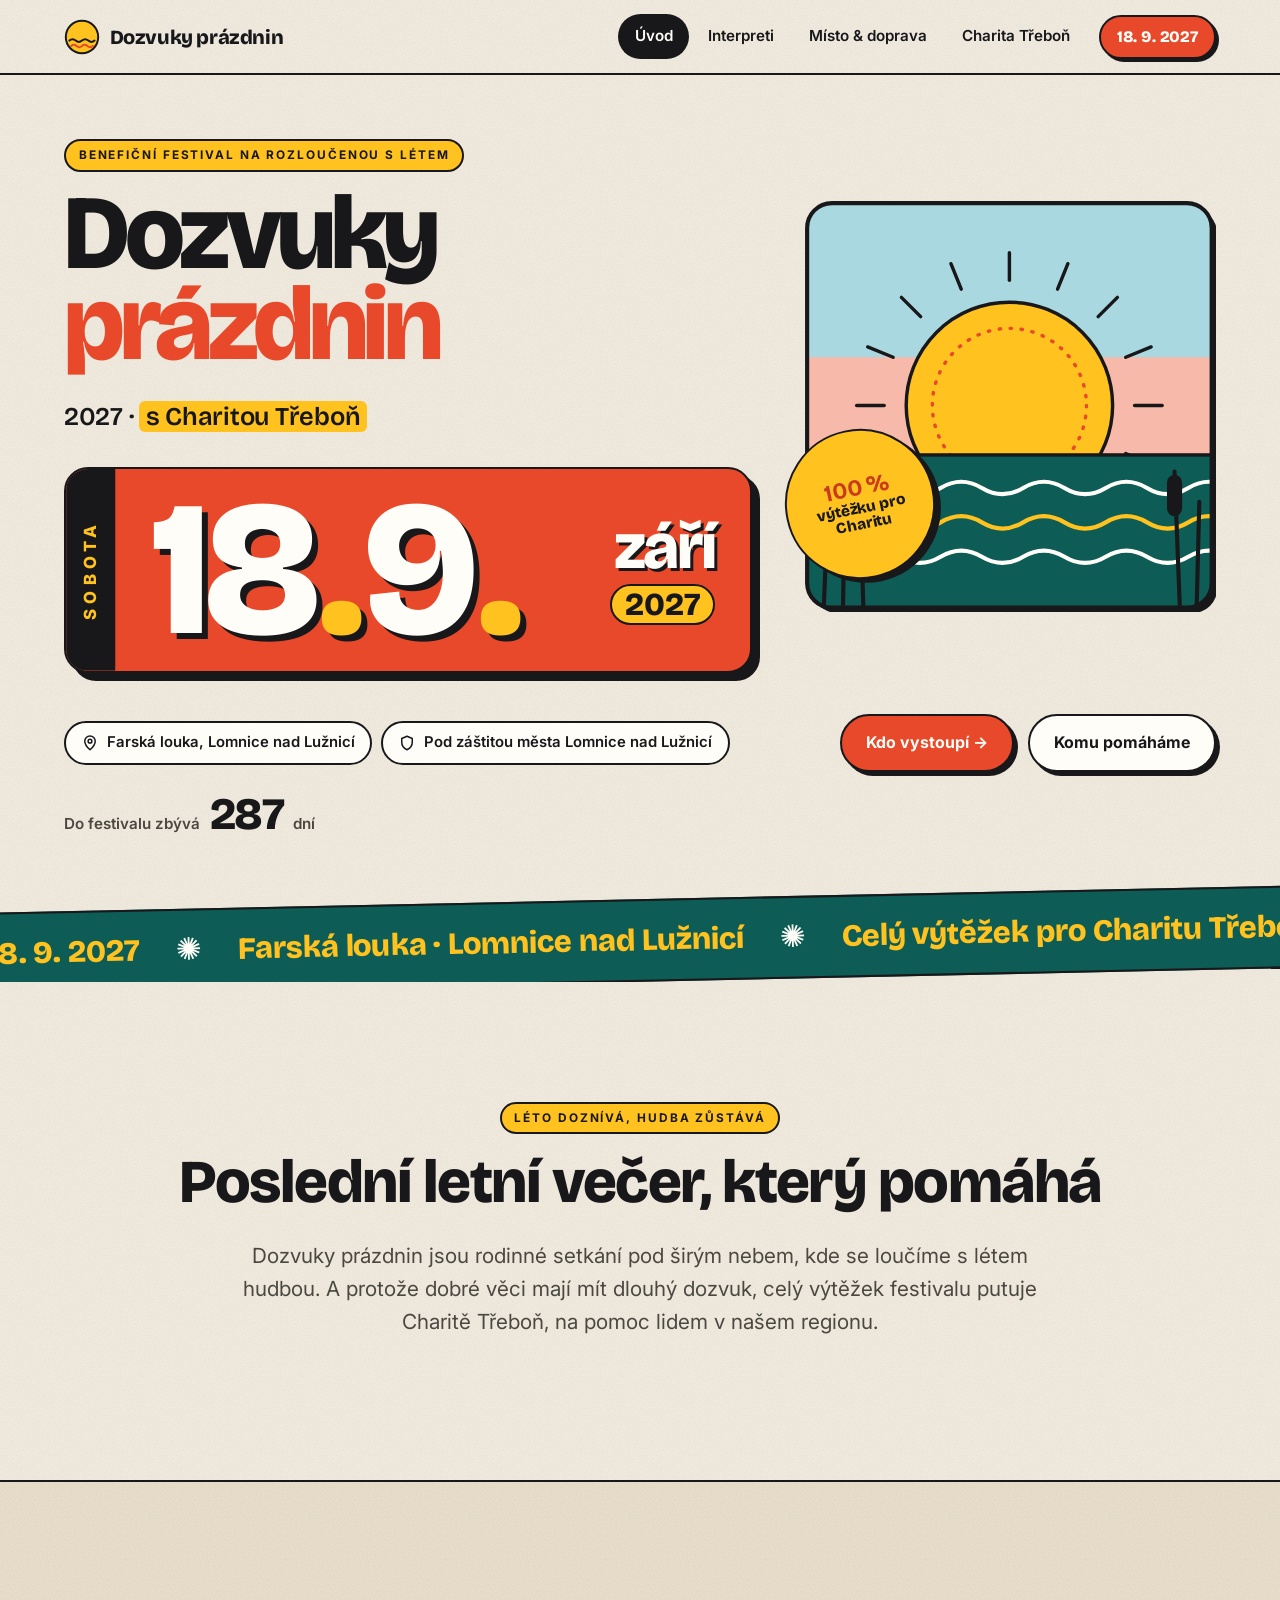
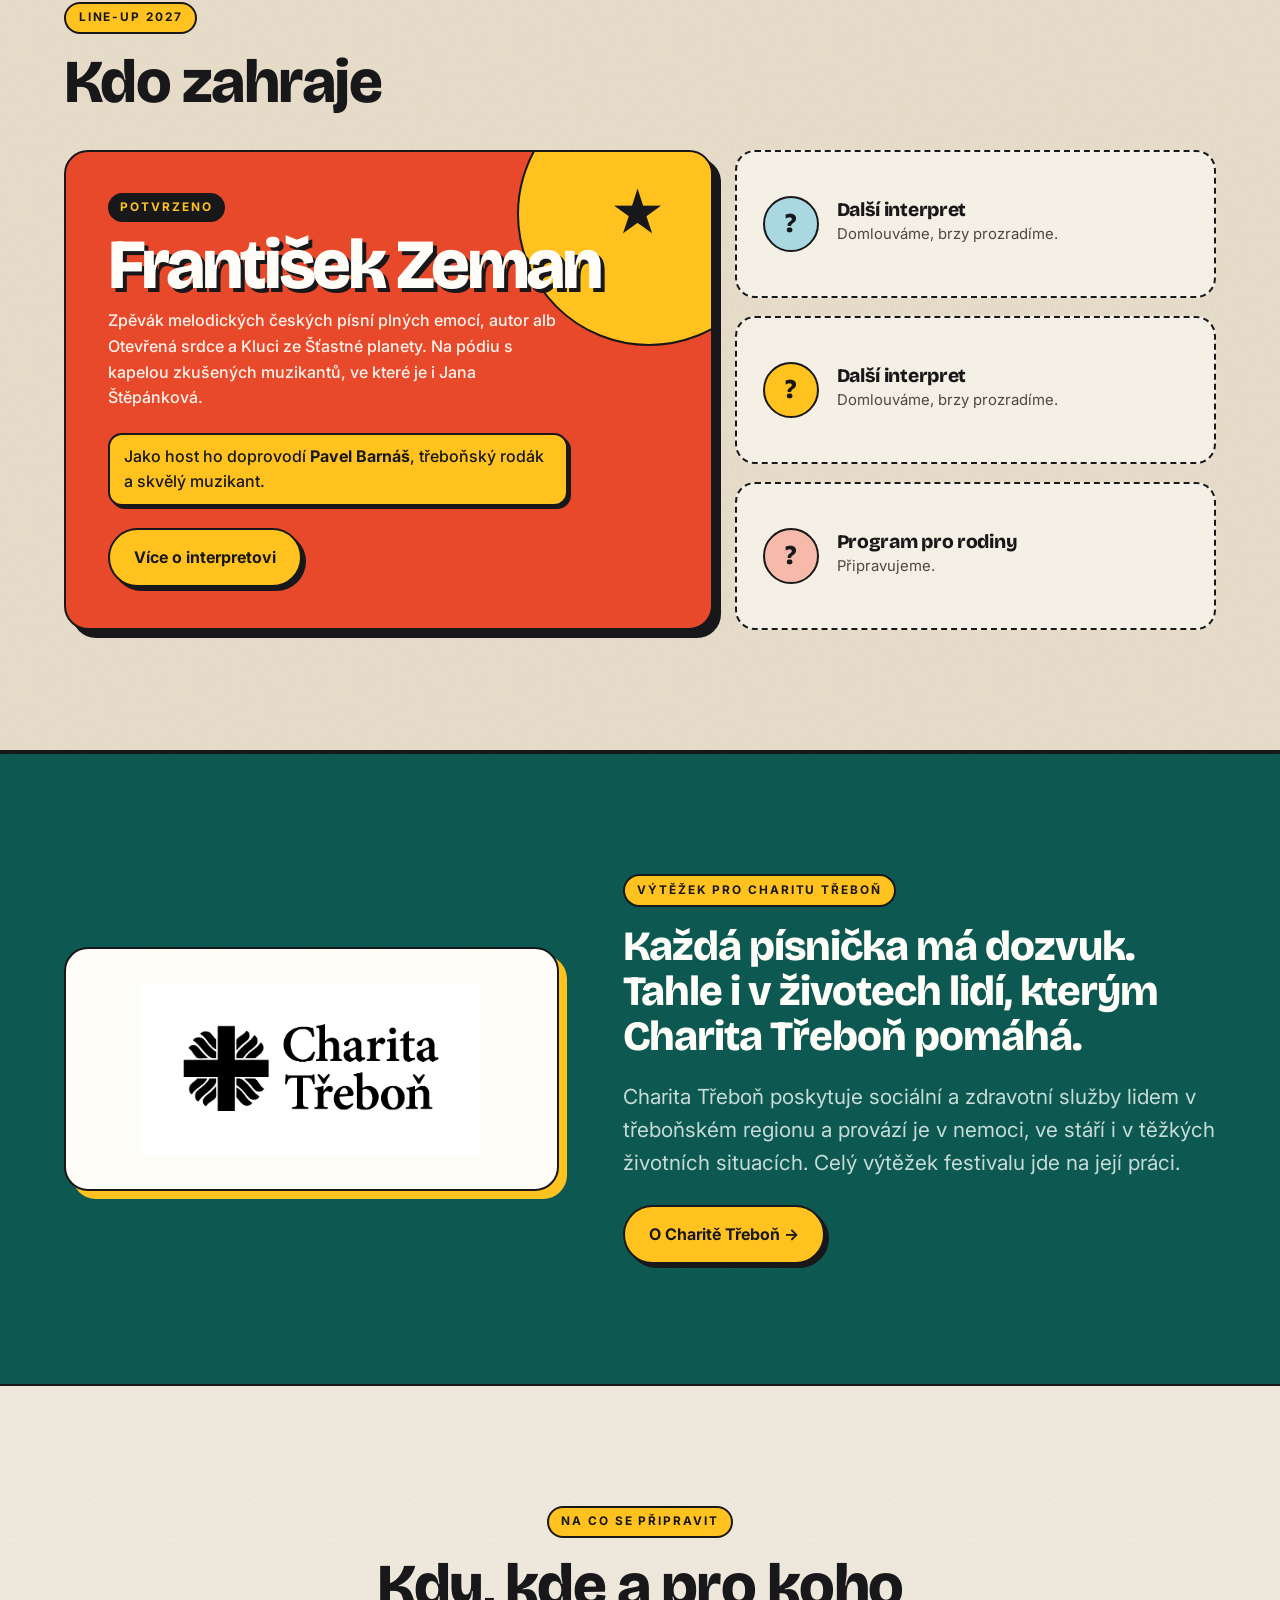
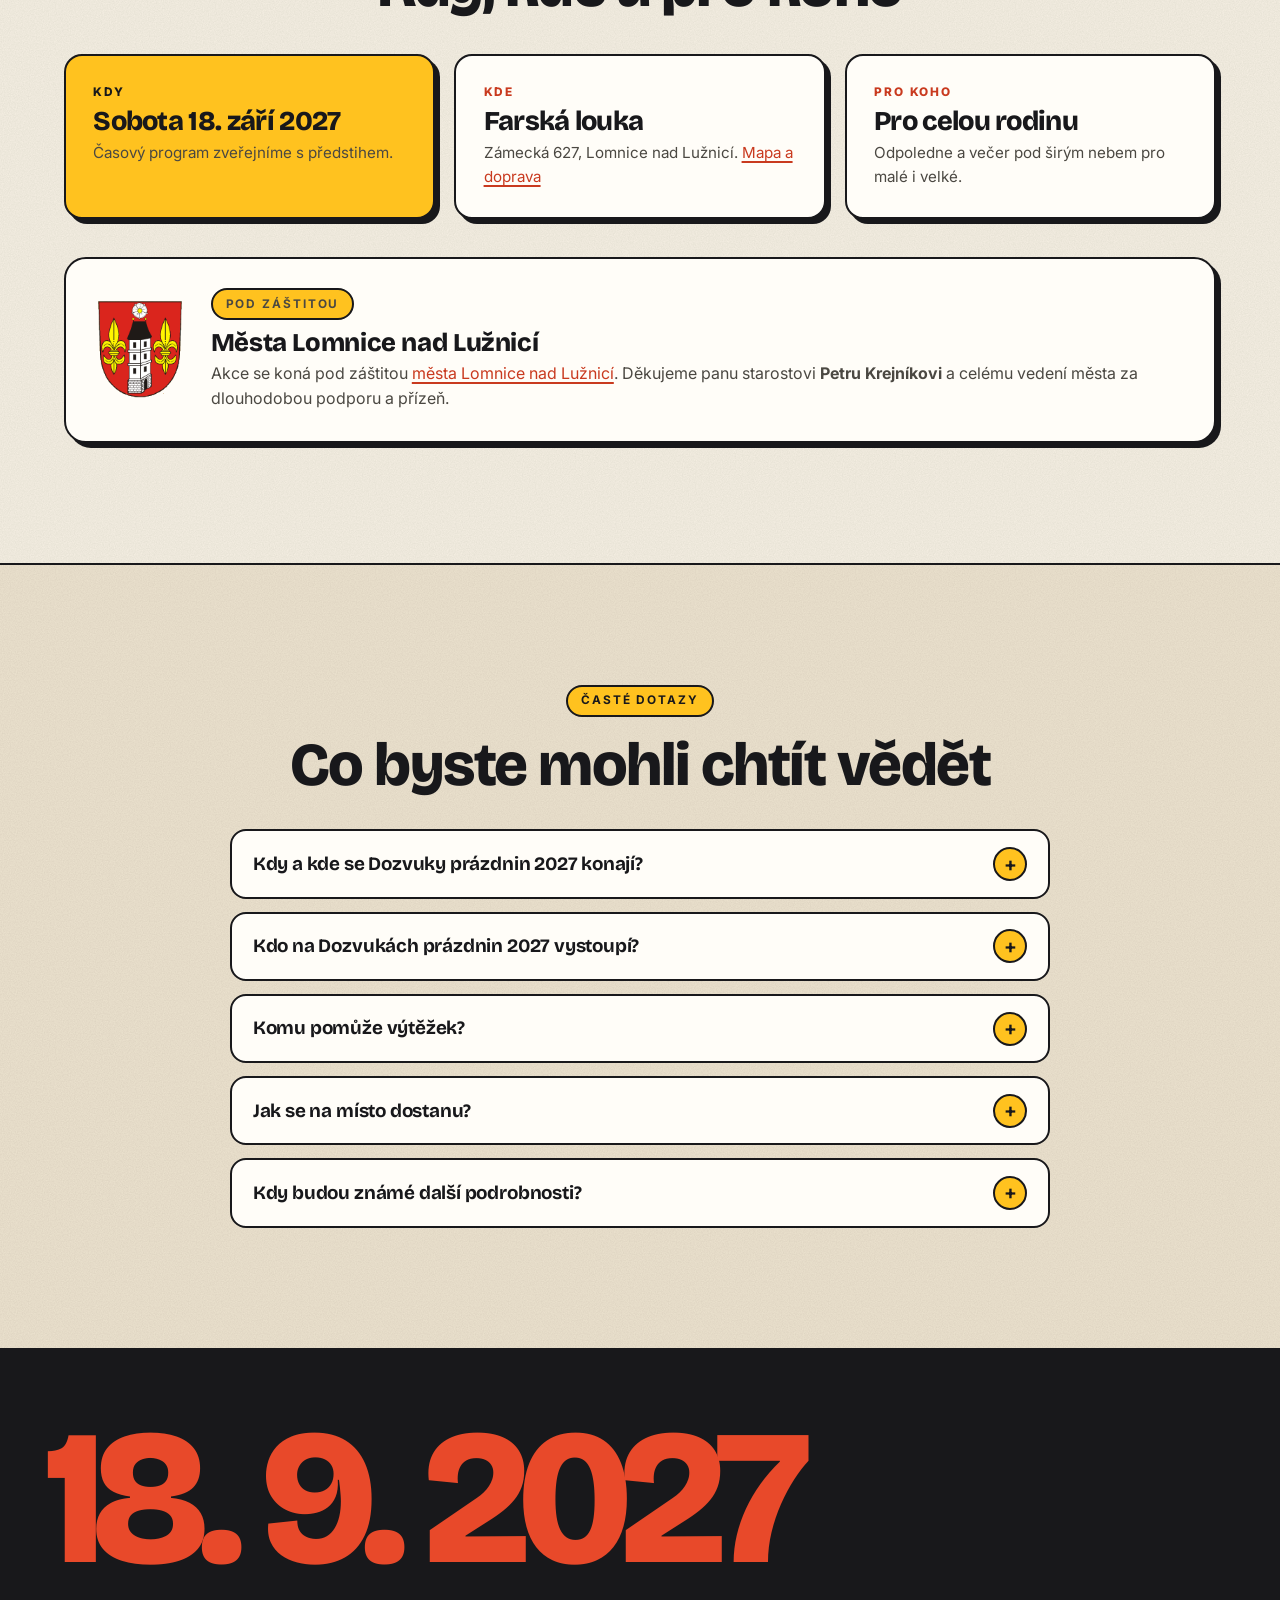
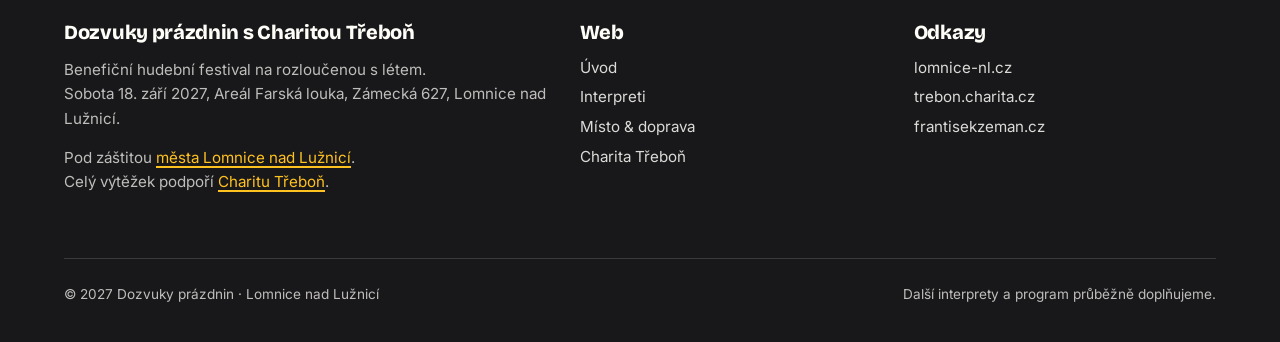
<file: index.html>
<!DOCTYPE html>
<html lang="cs">
<head>
  <!-- Google tag (gtag.js) -->
  <script async src="https://www.googletagmanager.com/gtag/js?id=G-XWTMJ2NVRX"></script>
  <script>
    window.dataLayer = window.dataLayer || [];
    function gtag(){dataLayer.push(arguments);}
    gtag('js', new Date());

    gtag('config', 'G-XWTMJ2NVRX');
  </script>
  <meta charset="UTF-8" />
  <meta name="viewport" content="width=device-width, initial-scale=1.0" />
  <title>Dozvuky prázdnin 2027 s Charitou Třeboň · 18. 9. 2027 · Lomnice nad Lužnicí</title>
  <meta name="description" content="Dozvuky prázdnin 2027 — benefiční hudební festival na rozloučenou s létem. Sobota 18. září 2027, areál Farská louka v Lomnici nad Lužnicí. Vystoupí František Zeman a další. Celý výtěžek podpoří Charitu Třeboň." />
  <link rel="canonical" href="https://dozvukyprazdnin.cz/" />
  <meta name="robots" content="index,follow,max-image-preview:large,max-snippet:-1" />
  <meta name="author" content="Dozvuky prázdnin s Charitou Třeboň" />
  <meta name="theme-color" content="#F6F0E3" />
  <meta name="geo.region" content="CZ-JC" />
  <meta name="geo.placename" content="Lomnice nad Lužnicí" />
  <meta name="geo.position" content="49.0876;14.7156" />
  <meta name="ICBM" content="49.0876, 14.7156" />
  <meta property="og:site_name" content="Dozvuky prázdnin s Charitou Třeboň" />
  <meta property="og:locale" content="cs_CZ" />
  <meta property="og:type" content="website" />
  <meta property="og:url" content="https://dozvukyprazdnin.cz/" />
  <meta property="og:title" content="Dozvuky prázdnin 2027 · sobota 18. 9. 2027 · Lomnice nad Lužnicí" />
  <meta property="og:description" content="Benefiční hudební festival na rozloučenou s létem. Vystoupí František Zeman a další. Celý výtěžek pro Charitu Třeboň." />
  <meta property="og:image" content="https://dozvukyprazdnin.cz/og-image.png" />
  <meta property="og:image:width" content="1200" />
  <meta property="og:image:height" content="630" />
  <meta property="og:image:alt" content="Dozvuky prázdnin 2027 s Charitou Třeboň — sobota 18. září 2027, Lomnice nad Lužnicí" />
  <meta name="twitter:card" content="summary_large_image" />
  <meta name="twitter:title" content="Dozvuky prázdnin 2027 · sobota 18. 9. 2027 · Lomnice nad Lužnicí" />
  <meta name="twitter:description" content="Benefiční hudební festival na rozloučenou s létem. Vystoupí František Zeman a další. Celý výtěžek pro Charitu Třeboň." />
  <meta name="twitter:image" content="https://dozvukyprazdnin.cz/og-image.png" />
  <link rel="icon" href="favicon.svg" type="image/svg+xml" />
  <link rel="apple-touch-icon" href="apple-touch-icon.png" />
  <link rel="preconnect" href="https://fonts.googleapis.com" />
  <link rel="preconnect" href="https://fonts.gstatic.com" crossorigin />
  <link href="https://fonts.googleapis.com/css2?family=Bricolage+Grotesque:opsz,wght@12..96,600;12..96,700;12..96,800&family=Inter:wght@400;500;600;700;800&display=swap" rel="stylesheet" />
  <link rel="stylesheet" href="styles.css" />
  <script type="application/ld+json">
{
  "@context": "https://schema.org",
  "@graph": [
    {
      "@type": "Festival",
      "name": "Dozvuky prázdnin 2027 s Charitou Třeboň",
      "startDate": "2027-09-18",
      "endDate": "2027-09-18",
      "eventStatus": "https://schema.org/EventScheduled",
      "eventAttendanceMode": "https://schema.org/OfflineEventAttendanceMode",
      "inLanguage": "cs",
      "url": "https://dozvukyprazdnin.cz/",
      "image": [
        "https://dozvukyprazdnin.cz/og-image.png"
      ],
      "description": "Benefiční hudební festival na rozloučenou s létem v Lomnici nad Lužnicí. Celý výtěžek podpoří Charitu Třeboň.",
      "location": {
        "@type": "Place",
        "name": "Areál Farská louka",
        "address": {
          "@type": "PostalAddress",
          "streetAddress": "Zámecká 627",
          "addressLocality": "Lomnice nad Lužnicí",
          "postalCode": "378 16",
          "addressCountry": "CZ"
        },
        "geo": {
          "@type": "GeoCoordinates",
          "latitude": 49.0876,
          "longitude": 14.7156
        }
      },
      "sponsor": {
        "@type": "Organization",
        "name": "Město Lomnice nad Lužnicí",
        "url": "https://www.lomnice-nl.cz/"
      },
      "performer": [
        {
          "@type": "Person",
          "name": "František Zeman",
          "url": "https://frantisekzeman.cz/"
        },
        {
          "@type": "Person",
          "name": "Pavel Barnáš"
        },
        {
          "@type": "Person",
          "name": "Jana Štěpánková"
        }
      ]
    },
    {
      "@type": "WebSite",
      "name": "Dozvuky prázdnin s Charitou Třeboň",
      "url": "https://dozvukyprazdnin.cz/",
      "inLanguage": "cs"
    },
    {
      "@type": "FAQPage",
      "mainEntity": [
        {
          "@type": "Question",
          "name": "Kdy a kde se Dozvuky prázdnin 2027 konají?",
          "acceptedAnswer": {
            "@type": "Answer",
            "text": "V sobotu 18. září 2027 v areálu Farská louka, Zámecká 627, Lomnice nad Lužnicí. Přesný časový program zveřejníme s předstihem."
          }
        },
        {
          "@type": "Question",
          "name": "Kdo na Dozvukách prázdnin 2027 vystoupí?",
          "acceptedAnswer": {
            "@type": "Answer",
            "text": "Prvním potvrzeným interpretem je zpěvák František Zeman se svou kapelou, ve které je i Jana Štěpánková. Jako host ho doprovodí Pavel Barnáš. Další jména právě domlouváme a postupně je oznámíme."
          }
        },
        {
          "@type": "Question",
          "name": "Komu pomůže výtěžek?",
          "acceptedAnswer": {
            "@type": "Answer",
            "text": "Celý výtěžek festivalu podpoří Charitu Třeboň a její sociální a zdravotní služby pro lidi v regionu."
          }
        },
        {
          "@type": "Question",
          "name": "Jak se na místo dostanu?",
          "acceptedAnswer": {
            "@type": "Answer",
            "text": "Areál Farská louka leží v centru Lomnice nad Lužnicí, mezi Třeboní a Veselím nad Lužnicí. Přijet lze autem i vlakem na trati Veselí nad Lužnicí – Třeboň."
          }
        },
        {
          "@type": "Question",
          "name": "Kdy budou známé další podrobnosti?",
          "acceptedAnswer": {
            "@type": "Answer",
            "text": "Program, další interprety a praktické informace průběžně doplňujeme na tomto webu."
          }
        }
      ]
    }
  ]
}
  </script>
</head>
<body>
  <header class="site-header">
    <div class="container nav">
      <a class="brand" href="index.html"><svg viewBox="0 0 40 40" aria-hidden="true"><circle cx="20" cy="20" r="18" fill="#FFC21F" stroke="#18181B" stroke-width="2.2"/><path d="M6 24q3.5-3 7 0t7 0 7 0 7 0" fill="none" stroke="#18181B" stroke-width="2.2" stroke-linecap="round"/><path d="M8 30q3-2.6 6 0t6 0 6 0 6 0" fill="none" stroke="#E8492A" stroke-width="2.2" stroke-linecap="round"/></svg> Dozvuky prázdnin</a>
      <button class="nav-toggle" aria-label="Menu" aria-expanded="false"><span></span><span></span><span></span></button>
      <ul class="nav-links">
        <li><a href="index.html" class="active">Úvod</a></li>
        <li><a href="interpreti.html">Interpreti</a></li>
        <li><a href="info.html">Místo &amp; doprava</a></li>
        <li><a href="charita.html">Charita Třeboň</a></li>
        <li class="nav-date">18. 9. 2027</li>
      </ul>
    </div>
  </header>

  <!-- HERO -->
  <section class="hero">
    <div class="container">
      <div class="hero-grid">
        <div class="hero-text">
          <p class="eyebrow">Benefiční festival na rozloučenou s létem</p>
          <h1>Dozvuky <span class="l2">prázdnin</span></h1>
          <p class="hero-sub">2027 · <mark>s Charitou Třeboň</mark></p>

          <div class="hero-date" role="img" aria-label="Sobota 18. září 2027">
            <div class="hd-label" aria-hidden="true">Sobota</div>
            <div class="hd-main" aria-hidden="true">
              <div class="hd-num">18<span class="dot">.</span>&#8202;9<span class="dot">.</span></div>
              <div class="hd-side"><span class="m">září</span><span class="y">2027</span></div>
            </div>
          </div>
        </div>
        <div class="hero-art">
          <svg viewBox="0 0 600 600" xmlns="http://www.w3.org/2000/svg" role="img" aria-label="Slunce zapadající nad rybníkem">
            <defs><clipPath id="card"><rect x="6" y="6" width="588" height="588" rx="36"/></clipPath></defs>
            <rect x="14" y="14" width="588" height="588" rx="36" fill="#18181B"/>
            <g clip-path="url(#card)">
              <rect x="0" y="0" width="600" height="600" fill="#A9D8E0"/>
              <rect x="0" y="230" width="600" height="160" fill="#F7B9A9"/>
              <g class="sun-spin" stroke="#18181B" stroke-width="5" stroke-linecap="round">
                <line x1="300" y1="78" x2="300" y2="118"/><line x1="300" y1="482" x2="300" y2="522"/>
                <line x1="78" y1="300" x2="118" y2="300"/><line x1="482" y1="300" x2="522" y2="300"/>
                <line x1="143" y1="143" x2="171" y2="171"/><line x1="429" y1="429" x2="457" y2="457"/>
                <line x1="143" y1="457" x2="171" y2="429"/><line x1="429" y1="171" x2="457" y2="143"/>
                <line x1="215" y1="94" x2="230" y2="131"/><line x1="370" y1="469" x2="385" y2="506"/>
                <line x1="94" y1="385" x2="131" y2="370"/><line x1="469" y1="230" x2="506" y2="215"/>
                <line x1="385" y1="94" x2="370" y2="131"/><line x1="230" y1="469" x2="215" y2="506"/>
                <line x1="94" y1="215" x2="131" y2="230"/><line x1="469" y1="370" x2="506" y2="385"/>
              </g>
              <circle cx="300" cy="300" r="150" fill="#FFC21F" stroke="#18181B" stroke-width="5"/>
              <circle cx="300" cy="300" r="112" fill="none" stroke="#E8492A" stroke-width="5" stroke-dasharray="2 14" stroke-linecap="round"/>
              <rect x="0" y="372" width="600" height="230" fill="#0D5C55" stroke="#18181B" stroke-width="5"/>
              <g fill="none" stroke="#FFFDF8" stroke-width="6" stroke-linecap="round">
                <path class="wave" d="M-40 420 q30-18 60 0 t60 0 t60 0 t60 0 t60 0 t60 0 t60 0 t60 0 t60 0 t60 0 t60 0 t60 0"/>
                <path class="wave w2" d="M-40 470 q30-18 60 0 t60 0 t60 0 t60 0 t60 0 t60 0 t60 0 t60 0 t60 0 t60 0 t60 0 t60 0" stroke="#FFC21F"/>
                <path class="wave w3" d="M-40 520 q30-18 60 0 t60 0 t60 0 t60 0 t60 0 t60 0 t60 0 t60 0 t60 0 t60 0 t60 0 t60 0"/>
              </g>
              <g stroke="#18181B" stroke-width="6" stroke-linecap="round" fill="#18181B">
                <path d="M58 600 L62 380"/><rect x="54" y="388" width="16" height="54" rx="8"/>
                <path d="M88 600 L82 420"/><rect x="74" y="428" width="16" height="48" rx="8"/>
                <path d="M30 600 L36 448"/>
                <path d="M548 600 L540 396"/><rect x="532" y="404" width="16" height="54" rx="8"/>
                <path d="M572 600 L576 440"/>
              </g>
            </g>
            <rect x="6" y="6" width="588" height="588" rx="36" fill="none" stroke="#18181B" stroke-width="6"/>
          </svg>
          <div class="badge" aria-hidden="true"><span><b>100 %</b>výtěžku pro Charitu</span></div>
        </div>
      </div>

      <div class="hero-info">
        <ul class="hero-meta">
          <li><svg viewBox="0 0 24 24" fill="none" stroke="currentColor" stroke-width="2" stroke-linecap="round" stroke-linejoin="round" aria-hidden="true"><path d="M12 21s-7-6.2-7-11.5A7 7 0 0 1 19 9.5C19 14.8 12 21 12 21z"/><circle cx="12" cy="9.5" r="2.5"/></svg> Farská louka, Lomnice nad Lužnicí</li>
          <li><svg viewBox="0 0 24 24" fill="none" stroke="currentColor" stroke-width="2" stroke-linecap="round" stroke-linejoin="round" aria-hidden="true"><path d="M12 3l7 3v5c0 4.5-3 8.3-7 10-4-1.7-7-5.5-7-10V6z"/></svg> Pod záštitou města Lomnice nad Lužnicí</li>
        </ul>
        <div class="hero-actions">
          <a class="btn btn--sun" href="interpreti.html">Kdo vystoupí →</a>
          <a class="btn btn--line" href="charita.html">Komu pomáháme</a>
        </div>
        <div class="countdown" id="countdown" hidden>
          <span>Do festivalu zbývá</span> <span class="num" id="cd-days">–</span> <span id="cd-unit">dní</span>
        </div>
      </div>
    </div>

    <div class="marquee" aria-hidden="true">
      <div class="marquee-track">
        <span>18. 9. 2027</span><span class="s">✺</span><span>Farská louka · Lomnice nad Lužnicí</span><span class="s">✺</span><span>Celý výtěžek pro Charitu Třeboň</span><span class="s">✺</span><span>Hudba pro celou rodinu</span><span class="s">✺</span><span>18. 9. 2027</span><span class="s">✺</span><span>Farská louka · Lomnice nad Lužnicí</span><span class="s">✺</span><span>Celý výtěžek pro Charitu Třeboň</span><span class="s">✺</span><span>Hudba pro celou rodinu</span><span class="s">✺</span><span>18. 9. 2027</span><span class="s">✺</span><span>Farská louka · Lomnice nad Lužnicí</span><span class="s">✺</span><span>Celý výtěžek pro Charitu Třeboň</span><span class="s">✺</span><span>Hudba pro celou rodinu</span><span class="s">✺</span><span>18. 9. 2027</span><span class="s">✺</span><span>Farská louka · Lomnice nad Lužnicí</span><span class="s">✺</span><span>Celý výtěžek pro Charitu Třeboň</span><span class="s">✺</span><span>Hudba pro celou rodinu</span><span class="s">✺</span>
      </div>
    </div>
  </section>

  <!-- INTRO -->
  <section class="section">
    <div class="container center">
      <p class="eyebrow">Léto doznívá, hudba zůstává</p>
      <h2 class="reveal">Poslední letní večer, který pomáhá</h2>
      <p class="lead reveal">Dozvuky prázdnin jsou rodinné setkání pod širým nebem, kde se loučíme s létem hudbou. A protože dobré věci mají mít dlouhý dozvuk, celý výtěžek festivalu putuje Charitě Třeboň, na pomoc lidem v našem regionu.</p>
    </div>
  </section>

  <!-- LINE-UP -->
  <section class="section section--cream2">
    <div class="container">
      <p class="eyebrow">Line-up 2027</p>
      <h2 class="reveal">Kdo zahraje</h2>
      <div class="lineup">
        <article class="headliner reveal">
          <span class="tag">Potvrzeno</span>
          <h3>František Zeman</h3>
          <p>Zpěvák melodických českých písní plných emocí, autor alb Otevřená srdce a Kluci ze Šťastné planety. Na pódiu s kapelou zkušených muzikantů, ve které je i Jana Štěpánková.</p>
          <p class="guests">Jako host ho doprovodí <strong>Pavel Barnáš</strong>, třeboňský rodák a skvělý muzikant.</p>
          <div><a class="btn btn--sun" href="interpreti.html#zeman">Více o interpretovi</a></div>
        </article>
        <div class="soon">
          <div class="soon-card reveal"><div class="q">?</div><div><h3>Další interpret</h3><p>Domlouváme, brzy prozradíme.</p></div></div>
          <div class="soon-card reveal"><div class="q">?</div><div><h3>Další interpret</h3><p>Domlouváme, brzy prozradíme.</p></div></div>
          <div class="soon-card reveal"><div class="q">?</div><div><h3>Program pro rodiny</h3><p>Připravujeme.</p></div></div>
        </div>
      </div>
    </div>
  </section>

  <!-- CHARITA -->
  <section class="section section--night">
    <div class="container">
      <div class="charity">
        <div class="charity-logo reveal">
          <img src="logo-charita-trebon.jpg" alt="Logo Charita Třeboň" width="898" height="449" />
        </div>
        <div class="reveal">
          <p class="eyebrow">Výtěžek pro Charitu Třeboň</p>
          <p class="big-quote">Každá písnička má dozvuk. Tahle i v životech lidí, kterým Charita Třeboň pomáhá.</p>
          <p class="lead">Charita Třeboň poskytuje sociální a zdravotní služby lidem v třeboňském regionu a provází je v nemoci, ve stáří i v těžkých životních situacích. Celý výtěžek festivalu jde na její práci.</p>
          <div class="btn-row"><a class="btn btn--sun" href="charita.html">O Charitě Třeboň →</a></div>
        </div>
      </div>
    </div>
  </section>

  <!-- FAKTA -->
  <section class="section">
    <div class="container">
      <p class="eyebrow center">Na co se připravit</p>
      <h2 class="center reveal">Kdy, kde a pro koho</h2>
      <div class="facts reveal">
        <div class="fact"><div class="k">Kdy</div><div class="v">Sobota 18. září 2027</div><p>Časový program zveřejníme s předstihem.</p></div>
        <div class="fact"><div class="k">Kde</div><div class="v">Farská louka</div><p>Zámecká 627, Lomnice nad Lužnicí. <a href="info.html">Mapa a doprava</a></p></div>
        <div class="fact"><div class="k">Pro koho</div><div class="v">Pro celou rodinu</div><p>Odpoledne a večer pod širým nebem pro malé i velké.</p></div>
      </div>
      <div class="patron reveal">
        <a class="patron-znak" href="https://www.lomnice-nl.cz/" target="_blank" rel="noopener"><img src="znak-lomnice.png" alt="Znak města Lomnice nad Lužnicí" width="120" height="139" /></a>
        <div>
          <p class="eyebrow">Pod záštitou</p>
          <h3>Města Lomnice nad Lužnicí</h3>
          <p>Akce se koná pod záštitou <a href="https://www.lomnice-nl.cz/" target="_blank" rel="noopener">města Lomnice nad Lužnicí</a>. Děkujeme panu starostovi <strong>Petru Krejníkovi</strong> a celému vedení města za dlouhodobou podporu a přízeň.</p>
        </div>
      </div>
    </div>
  </section>

  <!-- FAQ -->
  <section class="section section--cream2">
    <div class="container">
      <p class="eyebrow center">Časté dotazy</p>
      <h2 class="center reveal">Co byste mohli chtít vědět</h2>
      <div class="faq reveal">
        <details>
          <summary>Kdy a kde se Dozvuky prázdnin 2027 konají?</summary>
          <p>V sobotu 18. září 2027 v areálu Farská louka, Zámecká 627, Lomnice nad Lužnicí. Přesný časový program zveřejníme s předstihem.</p>
        </details>
        <details>
          <summary>Kdo na Dozvukách prázdnin 2027 vystoupí?</summary>
          <p>Prvním potvrzeným interpretem je zpěvák <a href="interpreti.html">František Zeman</a> se svou kapelou, ve které je i Jana Štěpánková. Jako host ho doprovodí Pavel Barnáš. Další jména právě domlouváme a postupně je oznámíme.</p>
        </details>
        <details>
          <summary>Komu pomůže výtěžek?</summary>
          <p>Celý výtěžek festivalu podpoří <a href="charita.html">Charitu Třeboň</a> a její sociální a zdravotní služby pro lidi v regionu.</p>
        </details>
        <details>
          <summary>Jak se na místo dostanu?</summary>
          <p>Areál Farská louka leží v centru Lomnice nad Lužnicí, mezi Třeboní a Veselím nad Lužnicí. Přijet lze autem i vlakem. Podrobnosti najdete na stránce <a href="info.html">Místo &amp; doprava</a>.</p>
        </details>
        <details>
          <summary>Kdy budou známé další podrobnosti?</summary>
          <p>Program, další interprety a praktické informace průběžně doplňujeme přímo tady na webu. Stačí se sem čas od času vrátit.</p>
        </details>
      </div>
    </div>
  </section>

  <footer class="site-footer">
    <div class="container">
      <div class="footer-grid">
        <div>
          <h4>Dozvuky prázdnin s Charitou Třeboň</h4>
          <p>Benefiční hudební festival na rozloučenou s létem.<br />Sobota 18. září 2027, Areál Farská louka, Zámecká 627, Lomnice nad Lužnicí.</p>
          <p>Pod záštitou <a href="https://www.lomnice-nl.cz/" target="_blank" rel="noopener">města Lomnice nad Lužnicí</a>.<br />Celý výtěžek podpoří <a href="https://trebon.charita.cz/" target="_blank" rel="noopener">Charitu Třeboň</a>.</p>
        </div>
        <div>
          <h4>Web</h4>
          <ul>
            <li><a href="index.html">Úvod</a></li>
            <li><a href="interpreti.html">Interpreti</a></li>
            <li><a href="info.html">Místo &amp; doprava</a></li>
            <li><a href="charita.html">Charita Třeboň</a></li>
          </ul>
        </div>
        <div>
          <h4>Odkazy</h4>
          <ul>
            <li><a href="https://www.lomnice-nl.cz/" target="_blank" rel="noopener">lomnice-nl.cz</a></li>
            <li><a href="https://trebon.charita.cz/" target="_blank" rel="noopener">trebon.charita.cz</a></li>
            <li><a href="https://frantisekzeman.cz/" target="_blank" rel="noopener">frantisekzeman.cz</a></li>
          </ul>
        </div>
      </div>
      <div class="foot-bottom">
        <span>© 2027 Dozvuky prázdnin · Lomnice nad Lužnicí</span>
        <span>Další interprety a program průběžně doplňujeme.</span>
      </div>
    </div>
  </footer>

  <script src="main.js"></script>
</body>
</html>
</file>
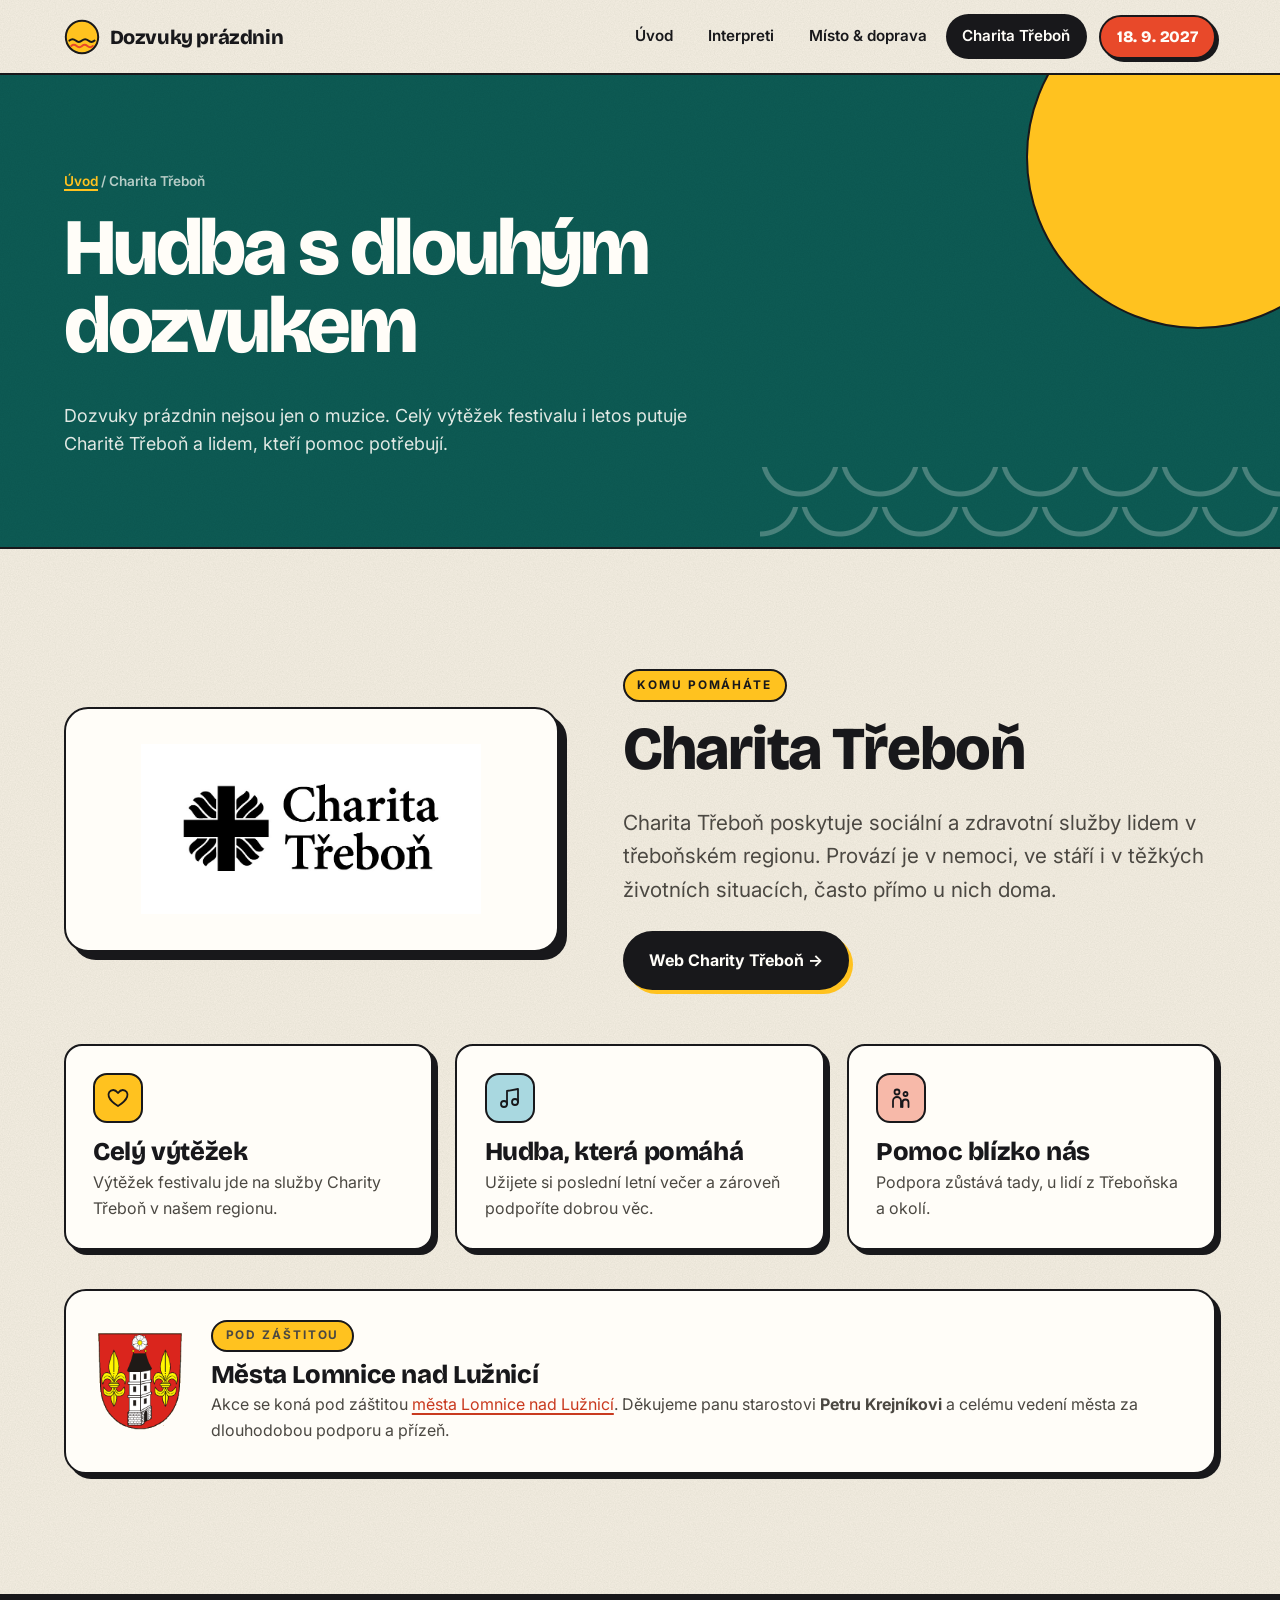
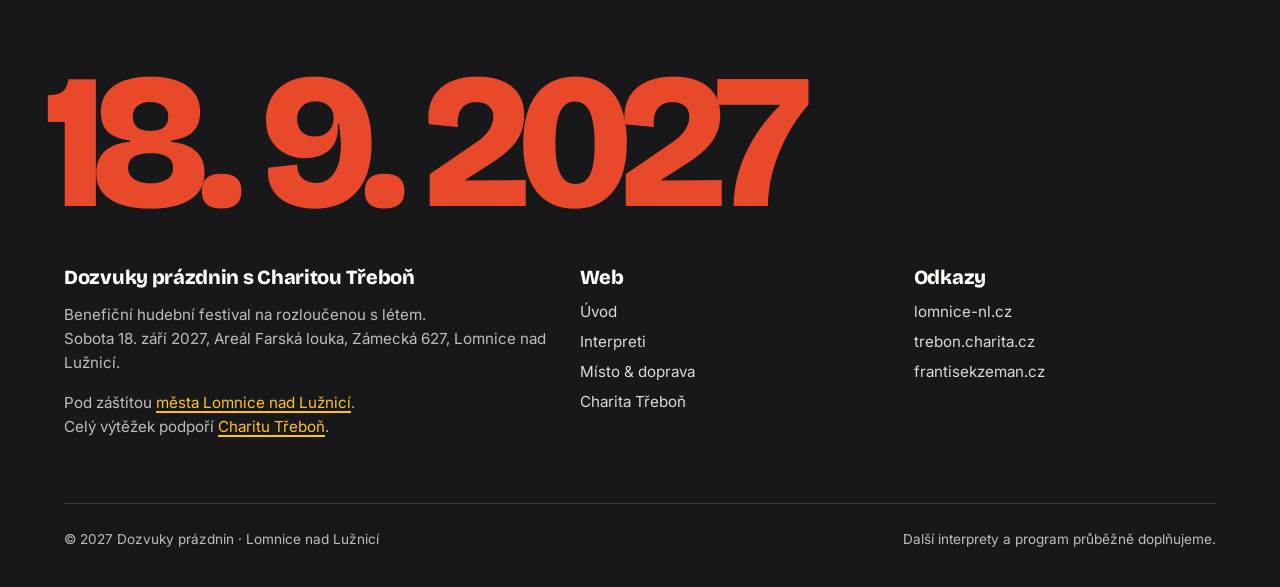
<file: charita.html>
<!DOCTYPE html>
<html lang="cs">
<head>
  <!-- Google tag (gtag.js) -->
  <script async src="https://www.googletagmanager.com/gtag/js?id=G-XWTMJ2NVRX"></script>
  <script>
    window.dataLayer = window.dataLayer || [];
    function gtag(){dataLayer.push(arguments);}
    gtag('js', new Date());

    gtag('config', 'G-XWTMJ2NVRX');
  </script>
  <meta charset="UTF-8" />
  <meta name="viewport" content="width=device-width, initial-scale=1.0" />
  <title>Charita Třeboň · Dozvuky prázdnin 2027</title>
  <meta name="description" content="Celý výtěžek festivalu Dozvuky prázdnin 2027 podpoří Charitu Třeboň a její sociální a zdravotní služby pro lidi v regionu." />
  <link rel="canonical" href="https://dozvukyprazdnin.cz/charita.html" />
  <meta name="robots" content="index,follow,max-image-preview:large,max-snippet:-1" />
  <meta name="author" content="Dozvuky prázdnin s Charitou Třeboň" />
  <meta name="theme-color" content="#F6F0E3" />
  <meta name="geo.region" content="CZ-JC" />
  <meta name="geo.placename" content="Lomnice nad Lužnicí" />
  <meta name="geo.position" content="49.0876;14.7156" />
  <meta name="ICBM" content="49.0876, 14.7156" />
  <meta property="og:site_name" content="Dozvuky prázdnin s Charitou Třeboň" />
  <meta property="og:locale" content="cs_CZ" />
  <meta property="og:type" content="website" />
  <meta property="og:url" content="https://dozvukyprazdnin.cz/charita.html" />
  <meta property="og:title" content="Charita Třeboň — komu pomůže výtěžek z Dozvuků prázdnin 2027" />
  <meta property="og:description" content="Celý výtěžek festivalu Dozvuky prázdnin 2027 podpoří Charitu Třeboň a její sociální a zdravotní služby pro lidi v regionu." />
  <meta property="og:image" content="https://dozvukyprazdnin.cz/og-image.png" />
  <meta property="og:image:width" content="1200" />
  <meta property="og:image:height" content="630" />
  <meta property="og:image:alt" content="Dozvuky prázdnin 2027 s Charitou Třeboň — sobota 18. září 2027, Lomnice nad Lužnicí" />
  <meta name="twitter:card" content="summary_large_image" />
  <meta name="twitter:title" content="Charita Třeboň — komu pomůže výtěžek z Dozvuků prázdnin 2027" />
  <meta name="twitter:description" content="Celý výtěžek festivalu Dozvuky prázdnin 2027 podpoří Charitu Třeboň a její sociální a zdravotní služby pro lidi v regionu." />
  <meta name="twitter:image" content="https://dozvukyprazdnin.cz/og-image.png" />
  <link rel="icon" href="favicon.svg" type="image/svg+xml" />
  <link rel="apple-touch-icon" href="apple-touch-icon.png" />
  <link rel="preconnect" href="https://fonts.googleapis.com" />
  <link rel="preconnect" href="https://fonts.gstatic.com" crossorigin />
  <link href="https://fonts.googleapis.com/css2?family=Bricolage+Grotesque:opsz,wght@12..96,600;12..96,700;12..96,800&family=Inter:wght@400;500;600;700;800&display=swap" rel="stylesheet" />
  <link rel="stylesheet" href="styles.css" />
  <script type="application/ld+json">
{
  "@context": "https://schema.org",
  "@type": "BreadcrumbList",
  "itemListElement": [
    {
      "@type": "ListItem",
      "position": 1,
      "name": "Úvod",
      "item": "https://dozvukyprazdnin.cz/"
    },
    {
      "@type": "ListItem",
      "position": 2,
      "name": "Charita Třeboň",
      "item": "https://dozvukyprazdnin.cz/charita.html"
    }
  ]
}
  </script>
</head>
<body>
  <header class="site-header">
    <div class="container nav">
      <a class="brand" href="index.html"><svg viewBox="0 0 40 40" aria-hidden="true"><circle cx="20" cy="20" r="18" fill="#FFC21F" stroke="#18181B" stroke-width="2.2"/><path d="M6 24q3.5-3 7 0t7 0 7 0 7 0" fill="none" stroke="#18181B" stroke-width="2.2" stroke-linecap="round"/><path d="M8 30q3-2.6 6 0t6 0 6 0 6 0" fill="none" stroke="#E8492A" stroke-width="2.2" stroke-linecap="round"/></svg> Dozvuky prázdnin</a>
      <button class="nav-toggle" aria-label="Menu" aria-expanded="false"><span></span><span></span><span></span></button>
      <ul class="nav-links">
        <li><a href="index.html">Úvod</a></li>
        <li><a href="interpreti.html">Interpreti</a></li>
        <li><a href="info.html">Místo &amp; doprava</a></li>
        <li><a href="charita.html" class="active">Charita Třeboň</a></li>
        <li class="nav-date">18. 9. 2027</li>
      </ul>
    </div>
  </header>

  <section class="page-hero">
    <div class="container">
      <div class="breadcrumb"><a href="index.html">Úvod</a> / Charita Třeboň</div>
      <h1>Hudba s dlouhým dozvukem</h1>
      <p>Dozvuky prázdnin nejsou jen o muzice. Celý výtěžek festivalu i letos putuje Charitě Třeboň a lidem, kteří pomoc potřebují.</p>
    </div>
  </section>

  <section class="section">
    <div class="container">
      <div class="charity">
        <div class="charity-logo reveal">
          <img src="logo-charita-trebon.jpg" alt="Logo Charita Třeboň" width="898" height="449" />
        </div>
        <div class="reveal">
          <p class="eyebrow">Komu pomáháte</p>
          <h2>Charita Třeboň</h2>
          <p class="lead">Charita Třeboň poskytuje sociální a zdravotní služby lidem v třeboňském regionu. Provází je v nemoci, ve stáří i v těžkých životních situacích, často přímo u nich doma.</p>
          <div class="btn-row"><a class="btn btn--dark" href="https://trebon.charita.cz/" target="_blank" rel="noopener">Web Charity Třeboň →</a></div>
        </div>
      </div>

      <div class="grid grid-3" style="margin-top:3.4rem;">
        <div class="card reveal"><div class="ico"><svg viewBox="0 0 24 24" fill="none" stroke="currentColor" stroke-width="1.8" stroke-linecap="round" stroke-linejoin="round" aria-hidden="true"><path d="M12 20s-7.5-4.6-9.2-9.4C1.7 7.4 3.8 4 7.2 4c2 0 3.3 1.1 4.8 3 1.5-1.9 2.8-3 4.8-3 3.4 0 5.5 3.4 4.4 6.6C19.5 15.4 12 20 12 20z"/></svg></div><h3>Celý výtěžek</h3><p>Výtěžek festivalu jde na služby Charity Třeboň v našem regionu.</p></div>
        <div class="card reveal"><div class="ico"><svg viewBox="0 0 24 24" fill="none" stroke="currentColor" stroke-width="1.8" stroke-linecap="round" stroke-linejoin="round" aria-hidden="true"><path d="M9 18V5l11-2v13"/><circle cx="6" cy="18" r="3"/><circle cx="17" cy="16" r="3"/></svg></div><h3>Hudba, která pomáhá</h3><p>Užijete si poslední letní večer a zároveň podpoříte dobrou věc.</p></div>
        <div class="card reveal"><div class="ico"><svg viewBox="0 0 24 24" fill="none" stroke="currentColor" stroke-width="1.8" stroke-linecap="round" stroke-linejoin="round" aria-hidden="true"><circle cx="8" cy="6" r="2.5"/><circle cx="16.5" cy="8" r="2"/><path d="M4 21v-6a4 4 0 0 1 8 0v6M13.5 21v-4.5a3 3 0 0 1 6 0V21"/></svg></div><h3>Pomoc blízko nás</h3><p>Podpora zůstává tady, u lidí z Třeboňska a okolí.</p></div>
      </div>
      <div class="patron reveal">
        <a class="patron-znak" href="https://www.lomnice-nl.cz/" target="_blank" rel="noopener"><img src="znak-lomnice.png" alt="Znak města Lomnice nad Lužnicí" width="120" height="139" /></a>
        <div>
          <p class="eyebrow">Pod záštitou</p>
          <h3>Města Lomnice nad Lužnicí</h3>
          <p>Akce se koná pod záštitou <a href="https://www.lomnice-nl.cz/" target="_blank" rel="noopener">města Lomnice nad Lužnicí</a>. Děkujeme panu starostovi <strong>Petru Krejníkovi</strong> a celému vedení města za dlouhodobou podporu a přízeň.</p>
        </div>
      </div>
    </div>
  </section>

  <footer class="site-footer">
    <div class="container">
      <div class="footer-grid">
        <div>
          <h4>Dozvuky prázdnin s Charitou Třeboň</h4>
          <p>Benefiční hudební festival na rozloučenou s létem.<br />Sobota 18. září 2027, Areál Farská louka, Zámecká 627, Lomnice nad Lužnicí.</p>
          <p>Pod záštitou <a href="https://www.lomnice-nl.cz/" target="_blank" rel="noopener">města Lomnice nad Lužnicí</a>.<br />Celý výtěžek podpoří <a href="https://trebon.charita.cz/" target="_blank" rel="noopener">Charitu Třeboň</a>.</p>
        </div>
        <div>
          <h4>Web</h4>
          <ul>
            <li><a href="index.html">Úvod</a></li>
            <li><a href="interpreti.html">Interpreti</a></li>
            <li><a href="info.html">Místo &amp; doprava</a></li>
            <li><a href="charita.html">Charita Třeboň</a></li>
          </ul>
        </div>
        <div>
          <h4>Odkazy</h4>
          <ul>
            <li><a href="https://www.lomnice-nl.cz/" target="_blank" rel="noopener">lomnice-nl.cz</a></li>
            <li><a href="https://trebon.charita.cz/" target="_blank" rel="noopener">trebon.charita.cz</a></li>
            <li><a href="https://frantisekzeman.cz/" target="_blank" rel="noopener">frantisekzeman.cz</a></li>
          </ul>
        </div>
      </div>
      <div class="foot-bottom">
        <span>© 2027 Dozvuky prázdnin · Lomnice nad Lužnicí</span>
        <span>Další interprety a program průběžně doplňujeme.</span>
      </div>
    </div>
  </footer>

  <script src="main.js"></script>
</body>
</html>
</file>
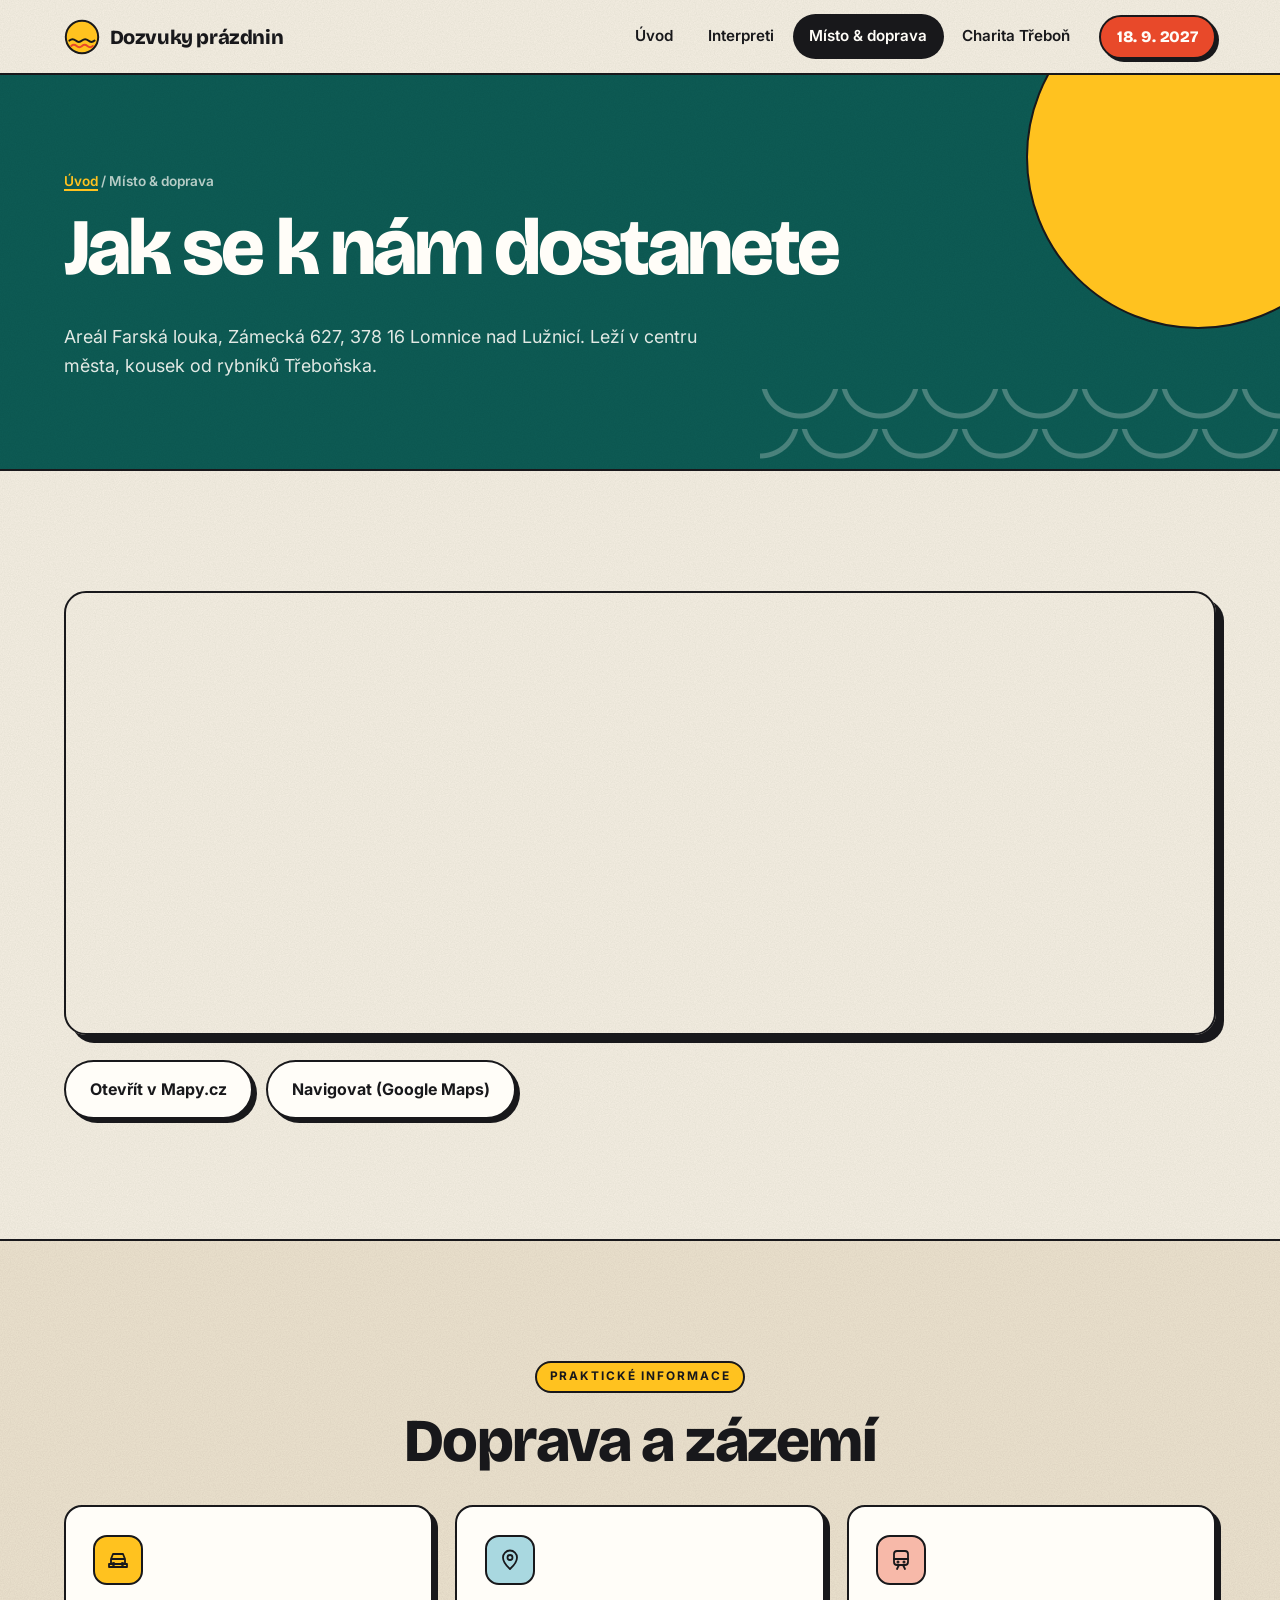
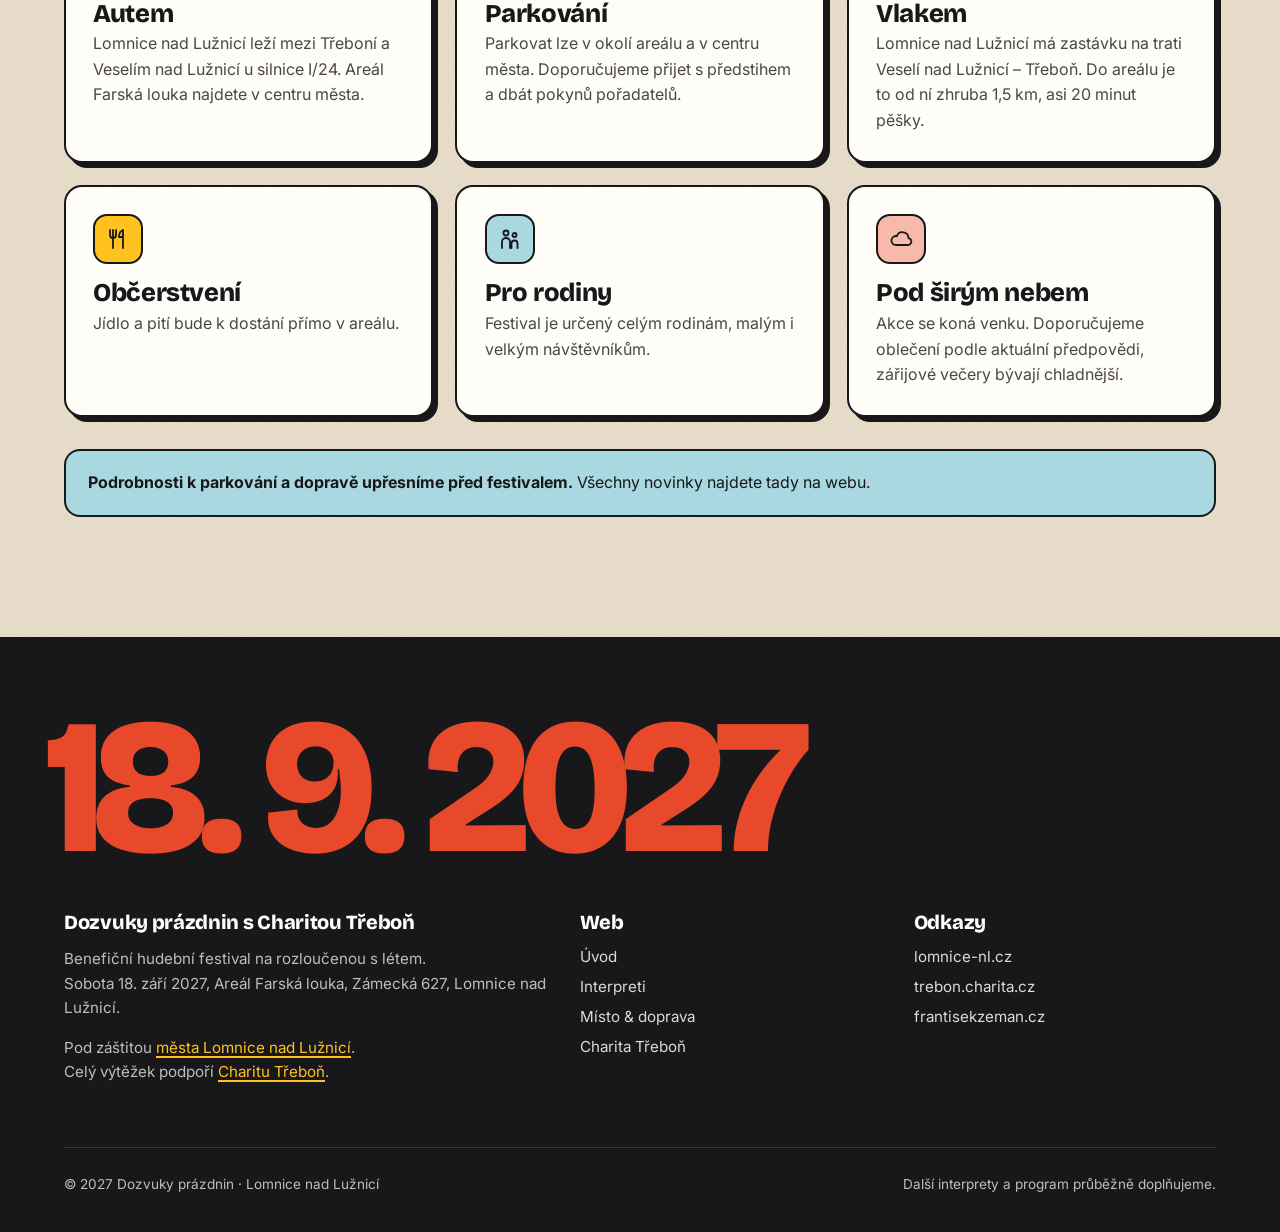
<file: info.html>
<!DOCTYPE html>
<html lang="cs">
<head>
  <!-- Google tag (gtag.js) -->
  <script async src="https://www.googletagmanager.com/gtag/js?id=G-XWTMJ2NVRX"></script>
  <script>
    window.dataLayer = window.dataLayer || [];
    function gtag(){dataLayer.push(arguments);}
    gtag('js', new Date());

    gtag('config', 'G-XWTMJ2NVRX');
  </script>
  <meta charset="UTF-8" />
  <meta name="viewport" content="width=device-width, initial-scale=1.0" />
  <title>Místo &amp; doprava · Dozvuky prázdnin 2027</title>
  <meta name="description" content="Jak se dostat na Dozvuky prázdnin 2027: Areál Farská louka, Zámecká 627, Lomnice nad Lužnicí. Mapa, doprava autem i vlakem, parkování." />
  <link rel="canonical" href="https://dozvukyprazdnin.cz/info.html" />
  <meta name="robots" content="index,follow,max-image-preview:large,max-snippet:-1" />
  <meta name="author" content="Dozvuky prázdnin s Charitou Třeboň" />
  <meta name="theme-color" content="#F6F0E3" />
  <meta name="geo.region" content="CZ-JC" />
  <meta name="geo.placename" content="Lomnice nad Lužnicí" />
  <meta name="geo.position" content="49.0876;14.7156" />
  <meta name="ICBM" content="49.0876, 14.7156" />
  <meta property="og:site_name" content="Dozvuky prázdnin s Charitou Třeboň" />
  <meta property="og:locale" content="cs_CZ" />
  <meta property="og:type" content="website" />
  <meta property="og:url" content="https://dozvukyprazdnin.cz/info.html" />
  <meta property="og:title" content="Místo a doprava — Dozvuky prázdnin 2027, Lomnice nad Lužnicí" />
  <meta property="og:description" content="Jak se dostat na Dozvuky prázdnin 2027: Areál Farská louka, Zámecká 627, Lomnice nad Lužnicí. Mapa, doprava autem i vlakem, parkování." />
  <meta property="og:image" content="https://dozvukyprazdnin.cz/og-image.png" />
  <meta property="og:image:width" content="1200" />
  <meta property="og:image:height" content="630" />
  <meta property="og:image:alt" content="Dozvuky prázdnin 2027 s Charitou Třeboň — sobota 18. září 2027, Lomnice nad Lužnicí" />
  <meta name="twitter:card" content="summary_large_image" />
  <meta name="twitter:title" content="Místo a doprava — Dozvuky prázdnin 2027, Lomnice nad Lužnicí" />
  <meta name="twitter:description" content="Jak se dostat na Dozvuky prázdnin 2027: Areál Farská louka, Zámecká 627, Lomnice nad Lužnicí. Mapa, doprava autem i vlakem, parkování." />
  <meta name="twitter:image" content="https://dozvukyprazdnin.cz/og-image.png" />
  <link rel="icon" href="favicon.svg" type="image/svg+xml" />
  <link rel="apple-touch-icon" href="apple-touch-icon.png" />
  <link rel="preconnect" href="https://fonts.googleapis.com" />
  <link rel="preconnect" href="https://fonts.gstatic.com" crossorigin />
  <link href="https://fonts.googleapis.com/css2?family=Bricolage+Grotesque:opsz,wght@12..96,600;12..96,700;12..96,800&family=Inter:wght@400;500;600;700;800&display=swap" rel="stylesheet" />
  <link rel="stylesheet" href="styles.css" />
  <script type="application/ld+json">
{
  "@context": "https://schema.org",
  "@type": "BreadcrumbList",
  "itemListElement": [
    {
      "@type": "ListItem",
      "position": 1,
      "name": "Úvod",
      "item": "https://dozvukyprazdnin.cz/"
    },
    {
      "@type": "ListItem",
      "position": 2,
      "name": "Místo a doprava",
      "item": "https://dozvukyprazdnin.cz/info.html"
    }
  ]
}
  </script>
</head>
<body>
  <header class="site-header">
    <div class="container nav">
      <a class="brand" href="index.html"><svg viewBox="0 0 40 40" aria-hidden="true"><circle cx="20" cy="20" r="18" fill="#FFC21F" stroke="#18181B" stroke-width="2.2"/><path d="M6 24q3.5-3 7 0t7 0 7 0 7 0" fill="none" stroke="#18181B" stroke-width="2.2" stroke-linecap="round"/><path d="M8 30q3-2.6 6 0t6 0 6 0 6 0" fill="none" stroke="#E8492A" stroke-width="2.2" stroke-linecap="round"/></svg> Dozvuky prázdnin</a>
      <button class="nav-toggle" aria-label="Menu" aria-expanded="false"><span></span><span></span><span></span></button>
      <ul class="nav-links">
        <li><a href="index.html">Úvod</a></li>
        <li><a href="interpreti.html">Interpreti</a></li>
        <li><a href="info.html" class="active">Místo &amp; doprava</a></li>
        <li><a href="charita.html">Charita Třeboň</a></li>
        <li class="nav-date">18. 9. 2027</li>
      </ul>
    </div>
  </header>

  <section class="page-hero">
    <div class="container">
      <div class="breadcrumb"><a href="index.html">Úvod</a> / Místo &amp; doprava</div>
      <h1>Jak se k nám dostanete</h1>
      <p>Areál Farská louka, Zámecká 627, 378 16 Lomnice nad Lužnicí. Leží v centru města, kousek od rybníků Třeboňska.</p>
    </div>
  </section>

  <section class="section">
    <div class="container">
      <div class="map-wrap reveal">
        <iframe
          title="Mapa — Areál Farská louka, Lomnice nad Lužnicí"
          src="https://maps.google.com/maps?q=Z%C3%A1meck%C3%A1%20627%2C%20Lomnice%20nad%20Lu%C5%BEnic%C3%AD&t=&z=16&ie=UTF8&iwloc=&output=embed"
          loading="lazy" referrerpolicy="no-referrer-when-downgrade" allowfullscreen></iframe>
      </div>
      <div class="btn-row">
        <a class="btn btn--ghost" href="https://mapy.cz/zakladni?q=Z%C3%A1meck%C3%A1%20627%20Lomnice%20nad%20Lu%C5%BEnic%C3%AD" target="_blank" rel="noopener">Otevřít v Mapy.cz</a>
        <a class="btn btn--ghost" href="https://www.google.com/maps/search/?api=1&amp;query=Z%C3%A1meck%C3%A1%20627%2C%20Lomnice%20nad%20Lu%C5%BEnic%C3%AD" target="_blank" rel="noopener">Navigovat (Google Maps)</a>
      </div>
    </div>
  </section>

  <section class="section section--cream2">
    <div class="container">
      <p class="eyebrow center">Praktické informace</p>
      <h2 class="center reveal">Doprava a zázemí</h2>
      <div class="grid grid-3" style="margin-top:2.2rem;">
        <div class="card reveal"><div class="ico"><svg viewBox="0 0 24 24" fill="none" stroke="currentColor" stroke-width="1.8" stroke-linecap="round" stroke-linejoin="round" aria-hidden="true"><path d="M5 16V11l2-5h10l2 5v5M3 16h18v3H3zM5 11h14"/><circle cx="7.5" cy="16" r="1"/><circle cx="16.5" cy="16" r="1"/></svg></div><h3>Autem</h3><p>Lomnice nad Lužnicí leží mezi Třeboní a Veselím nad Lužnicí u silnice I/24. Areál Farská louka najdete v centru města.</p></div>
        <div class="card reveal"><div class="ico"><svg viewBox="0 0 24 24" fill="none" stroke="currentColor" stroke-width="1.8" stroke-linecap="round" stroke-linejoin="round" aria-hidden="true"><path d="M12 21s-7-6.2-7-11.5A7 7 0 0 1 19 9.5C19 14.8 12 21 12 21z"/><circle cx="12" cy="9.5" r="2.5"/></svg></div><h3>Parkování</h3><p>Parkovat lze v okolí areálu a v centru města. Doporučujeme přijet s předstihem a dbát pokynů pořadatelů.</p></div>
        <div class="card reveal"><div class="ico"><svg viewBox="0 0 24 24" fill="none" stroke="currentColor" stroke-width="1.8" stroke-linecap="round" stroke-linejoin="round" aria-hidden="true"><rect x="5" y="3" width="14" height="14" rx="3"/><path d="M5 11h14M8 21l2-4M16 21l-2-4"/><circle cx="9" cy="14" r=".6"/><circle cx="15" cy="14" r=".6"/></svg></div><h3>Vlakem</h3><p>Lomnice nad Lužnicí má zastávku na trati Veselí nad Lužnicí – Třeboň. Do areálu je to od ní zhruba 1,5 km, asi 20 minut pěšky.</p></div>
        <div class="card reveal"><div class="ico"><svg viewBox="0 0 24 24" fill="none" stroke="currentColor" stroke-width="1.8" stroke-linecap="round" stroke-linejoin="round" aria-hidden="true"><path d="M7 3v8M4 3v5a3 3 0 0 0 6 0V3M7 11v10M17 21V3c-2.5 1-4 3.5-4 7h4"/></svg></div><h3>Občerstvení</h3><p>Jídlo a pití bude k dostání přímo v areálu.</p></div>
        <div class="card reveal"><div class="ico"><svg viewBox="0 0 24 24" fill="none" stroke="currentColor" stroke-width="1.8" stroke-linecap="round" stroke-linejoin="round" aria-hidden="true"><circle cx="8" cy="6" r="2.5"/><circle cx="16.5" cy="8" r="2"/><path d="M4 21v-6a4 4 0 0 1 8 0v6M13.5 21v-4.5a3 3 0 0 1 6 0V21"/></svg></div><h3>Pro rodiny</h3><p>Festival je určený celým rodinám, malým i velkým návštěvníkům.</p></div>
        <div class="card reveal"><div class="ico"><svg viewBox="0 0 24 24" fill="none" stroke="currentColor" stroke-width="1.8" stroke-linecap="round" stroke-linejoin="round" aria-hidden="true"><path d="M7 18a4.5 4.5 0 1 1 .9-8.9A6 6 0 0 1 19.5 11 3.5 3.5 0 0 1 18 18z"/></svg></div><h3>Pod širým nebem</h3><p>Akce se koná venku. Doporučujeme oblečení podle aktuální předpovědi, zářijové večery bývají chladnější.</p></div>
      </div>
      <div class="note reveal">
        <div><strong>Podrobnosti k parkování a dopravě upřesníme před festivalem.</strong> Všechny novinky najdete tady na webu.</div>
      </div>
    </div>
  </section>

  <footer class="site-footer">
    <div class="container">
      <div class="footer-grid">
        <div>
          <h4>Dozvuky prázdnin s Charitou Třeboň</h4>
          <p>Benefiční hudební festival na rozloučenou s létem.<br />Sobota 18. září 2027, Areál Farská louka, Zámecká 627, Lomnice nad Lužnicí.</p>
          <p>Pod záštitou <a href="https://www.lomnice-nl.cz/" target="_blank" rel="noopener">města Lomnice nad Lužnicí</a>.<br />Celý výtěžek podpoří <a href="https://trebon.charita.cz/" target="_blank" rel="noopener">Charitu Třeboň</a>.</p>
        </div>
        <div>
          <h4>Web</h4>
          <ul>
            <li><a href="index.html">Úvod</a></li>
            <li><a href="interpreti.html">Interpreti</a></li>
            <li><a href="info.html">Místo &amp; doprava</a></li>
            <li><a href="charita.html">Charita Třeboň</a></li>
          </ul>
        </div>
        <div>
          <h4>Odkazy</h4>
          <ul>
            <li><a href="https://www.lomnice-nl.cz/" target="_blank" rel="noopener">lomnice-nl.cz</a></li>
            <li><a href="https://trebon.charita.cz/" target="_blank" rel="noopener">trebon.charita.cz</a></li>
            <li><a href="https://frantisekzeman.cz/" target="_blank" rel="noopener">frantisekzeman.cz</a></li>
          </ul>
        </div>
      </div>
      <div class="foot-bottom">
        <span>© 2027 Dozvuky prázdnin · Lomnice nad Lužnicí</span>
        <span>Další interprety a program průběžně doplňujeme.</span>
      </div>
    </div>
  </footer>

  <script src="main.js"></script>
</body>
</html>
</file>
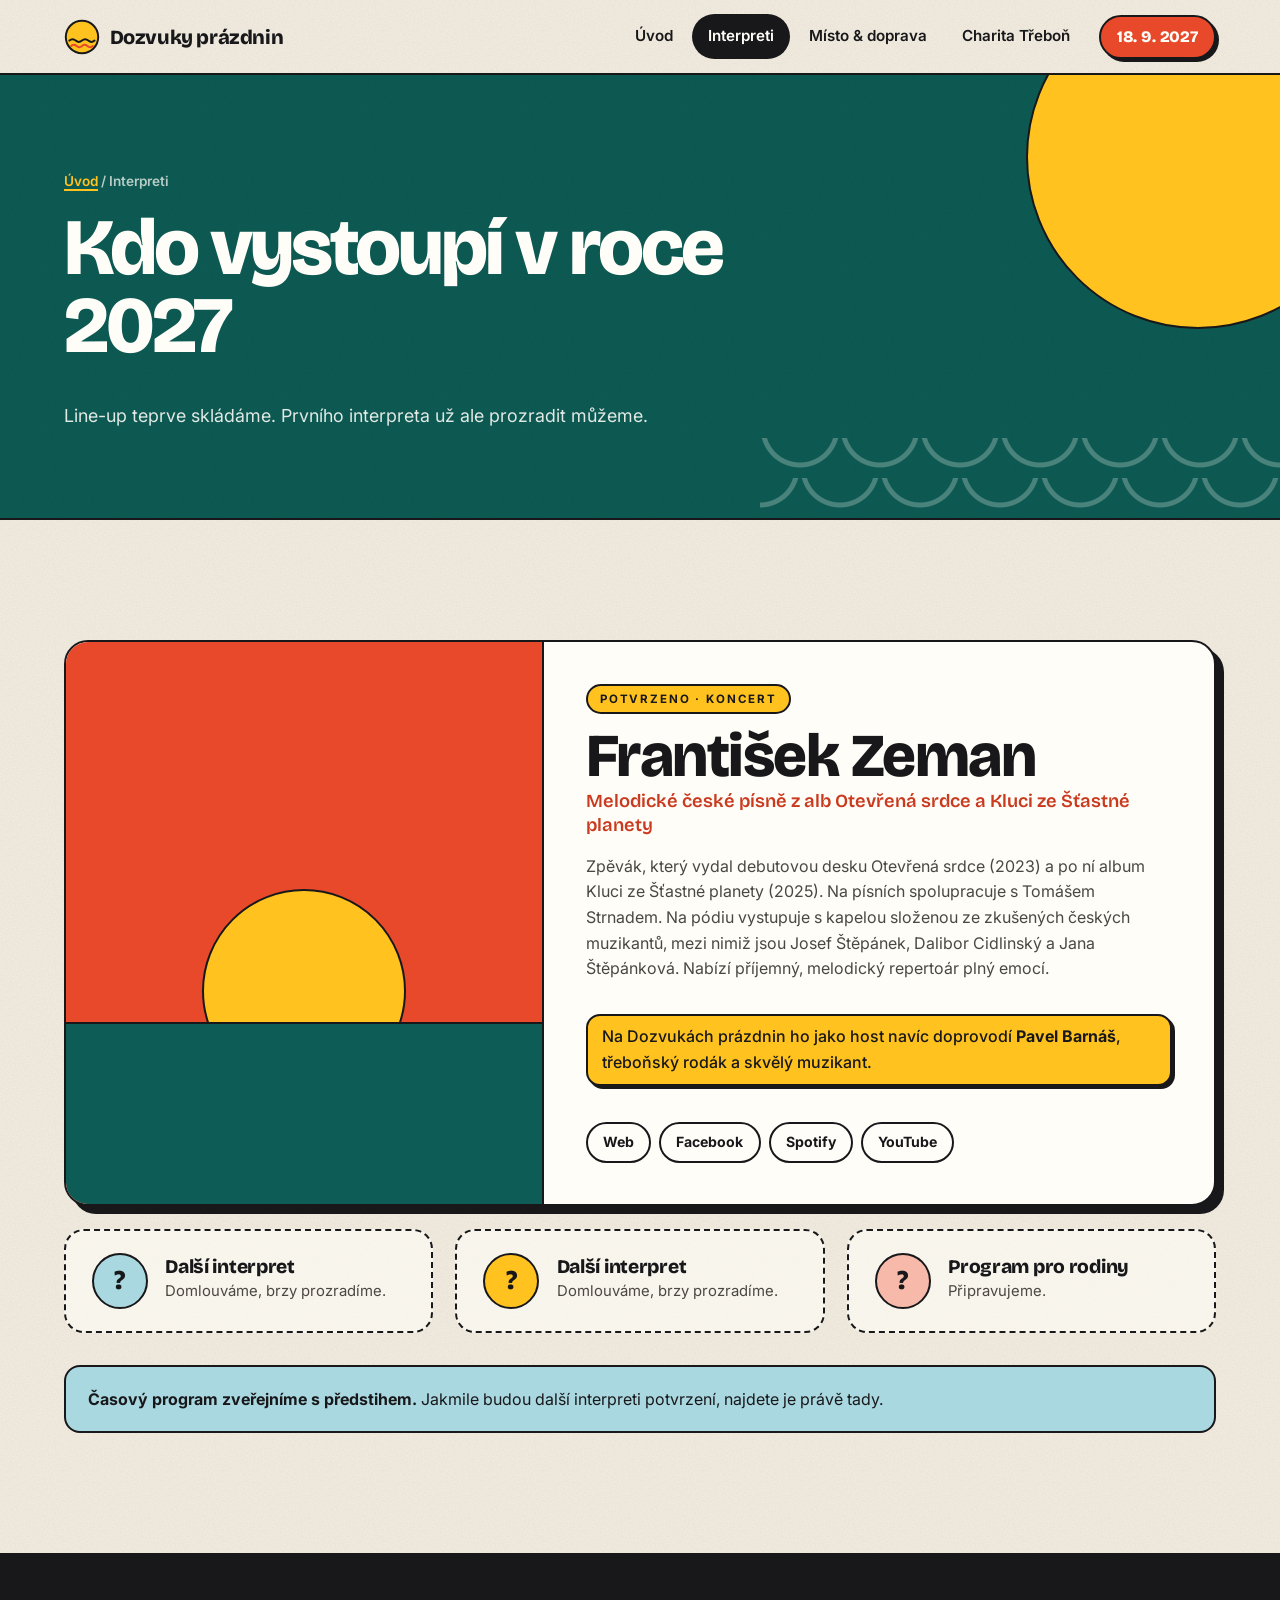
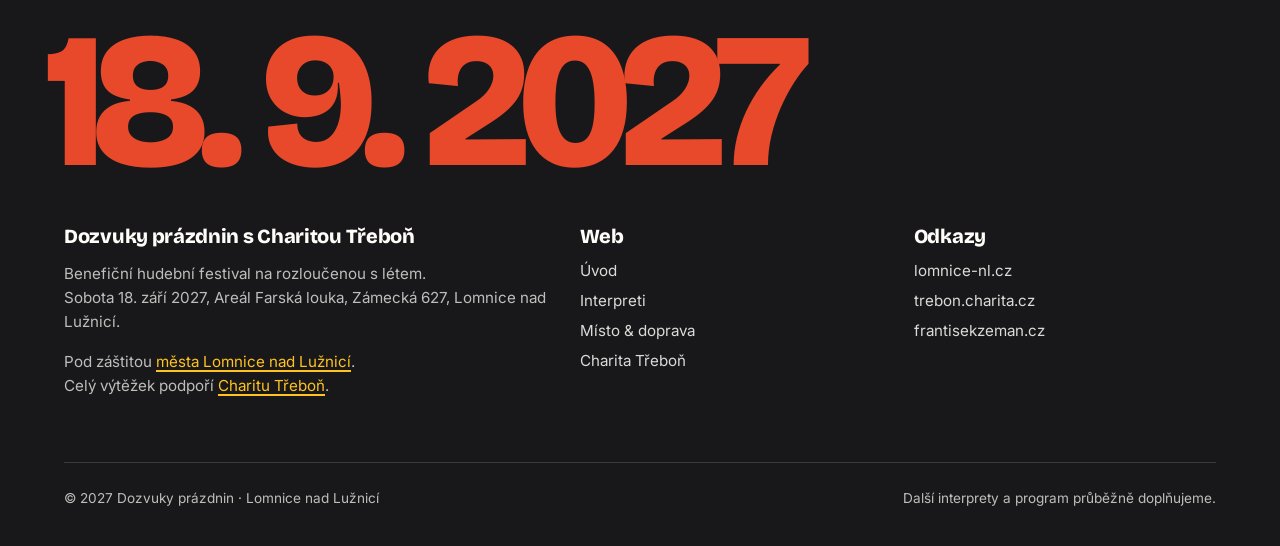
<file: interpreti.html>
<!DOCTYPE html>
<html lang="cs">
<head>
  <!-- Google tag (gtag.js) -->
  <script async src="https://www.googletagmanager.com/gtag/js?id=G-XWTMJ2NVRX"></script>
  <script>
    window.dataLayer = window.dataLayer || [];
    function gtag(){dataLayer.push(arguments);}
    gtag('js', new Date());

    gtag('config', 'G-XWTMJ2NVRX');
  </script>
  <meta charset="UTF-8" />
  <meta name="viewport" content="width=device-width, initial-scale=1.0" />
  <title>Interpreti 2027 · Dozvuky prázdnin s Charitou Třeboň</title>
  <meta name="description" content="Kdo vystoupí na Dozvukách prázdnin 2027 (sobota 18. září 2027, Lomnice nad Lužnicí): František Zeman a další interpreti, které brzy oznámíme." />
  <link rel="canonical" href="https://dozvukyprazdnin.cz/interpreti.html" />
  <meta name="robots" content="index,follow,max-image-preview:large,max-snippet:-1" />
  <meta name="author" content="Dozvuky prázdnin s Charitou Třeboň" />
  <meta name="theme-color" content="#F6F0E3" />
  <meta name="geo.region" content="CZ-JC" />
  <meta name="geo.placename" content="Lomnice nad Lužnicí" />
  <meta name="geo.position" content="49.0876;14.7156" />
  <meta name="ICBM" content="49.0876, 14.7156" />
  <meta property="og:site_name" content="Dozvuky prázdnin s Charitou Třeboň" />
  <meta property="og:locale" content="cs_CZ" />
  <meta property="og:type" content="website" />
  <meta property="og:url" content="https://dozvukyprazdnin.cz/interpreti.html" />
  <meta property="og:title" content="Interpreti — Dozvuky prázdnin 2027" />
  <meta property="og:description" content="Prvním potvrzeným interpretem Dozvuků prázdnin 2027 je František Zeman. Další jména brzy oznámíme." />
  <meta property="og:image" content="https://dozvukyprazdnin.cz/og-image.png" />
  <meta property="og:image:width" content="1200" />
  <meta property="og:image:height" content="630" />
  <meta property="og:image:alt" content="Dozvuky prázdnin 2027 s Charitou Třeboň — sobota 18. září 2027, Lomnice nad Lužnicí" />
  <meta name="twitter:card" content="summary_large_image" />
  <meta name="twitter:title" content="Interpreti — Dozvuky prázdnin 2027" />
  <meta name="twitter:description" content="Prvním potvrzeným interpretem Dozvuků prázdnin 2027 je František Zeman. Další jména brzy oznámíme." />
  <meta name="twitter:image" content="https://dozvukyprazdnin.cz/og-image.png" />
  <link rel="icon" href="favicon.svg" type="image/svg+xml" />
  <link rel="apple-touch-icon" href="apple-touch-icon.png" />
  <link rel="preconnect" href="https://fonts.googleapis.com" />
  <link rel="preconnect" href="https://fonts.gstatic.com" crossorigin />
  <link href="https://fonts.googleapis.com/css2?family=Bricolage+Grotesque:opsz,wght@12..96,600;12..96,700;12..96,800&family=Inter:wght@400;500;600;700;800&display=swap" rel="stylesheet" />
  <link rel="stylesheet" href="styles.css" />
  <script type="application/ld+json">
{
  "@context": "https://schema.org",
  "@type": "BreadcrumbList",
  "itemListElement": [
    {
      "@type": "ListItem",
      "position": 1,
      "name": "Úvod",
      "item": "https://dozvukyprazdnin.cz/"
    },
    {
      "@type": "ListItem",
      "position": 2,
      "name": "Interpreti",
      "item": "https://dozvukyprazdnin.cz/interpreti.html"
    }
  ]
}
  </script>
</head>
<body>
  <header class="site-header">
    <div class="container nav">
      <a class="brand" href="index.html"><svg viewBox="0 0 40 40" aria-hidden="true"><circle cx="20" cy="20" r="18" fill="#FFC21F" stroke="#18181B" stroke-width="2.2"/><path d="M6 24q3.5-3 7 0t7 0 7 0 7 0" fill="none" stroke="#18181B" stroke-width="2.2" stroke-linecap="round"/><path d="M8 30q3-2.6 6 0t6 0 6 0 6 0" fill="none" stroke="#E8492A" stroke-width="2.2" stroke-linecap="round"/></svg> Dozvuky prázdnin</a>
      <button class="nav-toggle" aria-label="Menu" aria-expanded="false"><span></span><span></span><span></span></button>
      <ul class="nav-links">
        <li><a href="index.html">Úvod</a></li>
        <li><a href="interpreti.html" class="active">Interpreti</a></li>
        <li><a href="info.html">Místo &amp; doprava</a></li>
        <li><a href="charita.html">Charita Třeboň</a></li>
        <li class="nav-date">18. 9. 2027</li>
      </ul>
    </div>
  </header>

  <section class="page-hero">
    <div class="container">
      <div class="breadcrumb"><a href="index.html">Úvod</a> / Interpreti</div>
      <h1>Kdo vystoupí v roce 2027</h1>
      <p>Line-up teprve skládáme. Prvního interpreta už ale prozradit můžeme.</p>
    </div>
  </section>

  <section class="section">
    <div class="container">
      <article class="artist reveal" id="zeman">
        <div class="artist-visual" aria-hidden="true"></div>
        <div class="artist-body">
          <span class="tag">Potvrzeno · koncert</span>
          <h2>František Zeman</h2>
          <div class="role">Melodické české písně z alb Otevřená srdce a Kluci ze Šťastné planety</div>
          <p>Zpěvák, který vydal debutovou desku Otevřená srdce (2023) a po ní album Kluci ze Šťastné planety (2025). Na písních spolupracuje s Tomášem Strnadem. Na pódiu vystupuje s kapelou složenou ze zkušených českých muzikantů, mezi nimiž jsou Josef Štěpánek, Dalibor Cidlinský a Jana Štěpánková. Nabízí příjemný, melodický repertoár plný emocí.</p>
          <p class="guests">Na Dozvukách prázdnin ho jako host navíc doprovodí <strong>Pavel Barnáš</strong>, třeboňský rodák a skvělý muzikant.</p>
          <div class="chips">
            <a class="chip" href="https://frantisekzeman.cz/" target="_blank" rel="noopener">Web</a>
            <a class="chip" href="https://www.facebook.com/frantisekzemanmusic/" target="_blank" rel="noopener">Facebook</a>
            <a class="chip" href="https://open.spotify.com/album/30PxUKMrgFuc5XqtTilxMh" target="_blank" rel="noopener">Spotify</a>
            <a class="chip" href="https://www.youtube.com/channel/UCI8yUsdPgnI4yjeiN0zwKvA" target="_blank" rel="noopener">YouTube</a>
          </div>
        </div>
      </article>

      <div class="grid grid-3" style="margin-top:1.4rem;">
        <div class="soon-card reveal"><div class="q">?</div><div><h3>Další interpret</h3><p>Domlouváme, brzy prozradíme.</p></div></div>
        <div class="soon-card reveal"><div class="q">?</div><div><h3>Další interpret</h3><p>Domlouváme, brzy prozradíme.</p></div></div>
        <div class="soon-card reveal"><div class="q">?</div><div><h3>Program pro rodiny</h3><p>Připravujeme.</p></div></div>
      </div>

      <div class="note reveal">
        <div><strong>Časový program zveřejníme s předstihem.</strong> Jakmile budou další interpreti potvrzení, najdete je právě tady.</div>
      </div>
    </div>
  </section>

  <footer class="site-footer">
    <div class="container">
      <div class="footer-grid">
        <div>
          <h4>Dozvuky prázdnin s Charitou Třeboň</h4>
          <p>Benefiční hudební festival na rozloučenou s létem.<br />Sobota 18. září 2027, Areál Farská louka, Zámecká 627, Lomnice nad Lužnicí.</p>
          <p>Pod záštitou <a href="https://www.lomnice-nl.cz/" target="_blank" rel="noopener">města Lomnice nad Lužnicí</a>.<br />Celý výtěžek podpoří <a href="https://trebon.charita.cz/" target="_blank" rel="noopener">Charitu Třeboň</a>.</p>
        </div>
        <div>
          <h4>Web</h4>
          <ul>
            <li><a href="index.html">Úvod</a></li>
            <li><a href="interpreti.html">Interpreti</a></li>
            <li><a href="info.html">Místo &amp; doprava</a></li>
            <li><a href="charita.html">Charita Třeboň</a></li>
          </ul>
        </div>
        <div>
          <h4>Odkazy</h4>
          <ul>
            <li><a href="https://www.lomnice-nl.cz/" target="_blank" rel="noopener">lomnice-nl.cz</a></li>
            <li><a href="https://trebon.charita.cz/" target="_blank" rel="noopener">trebon.charita.cz</a></li>
            <li><a href="https://frantisekzeman.cz/" target="_blank" rel="noopener">frantisekzeman.cz</a></li>
          </ul>
        </div>
      </div>
      <div class="foot-bottom">
        <span>© 2027 Dozvuky prázdnin · Lomnice nad Lužnicí</span>
        <span>Další interprety a program průběžně doplňujeme.</span>
      </div>
    </div>
  </footer>

  <script src="main.js"></script>
</body>
</html>
</file>
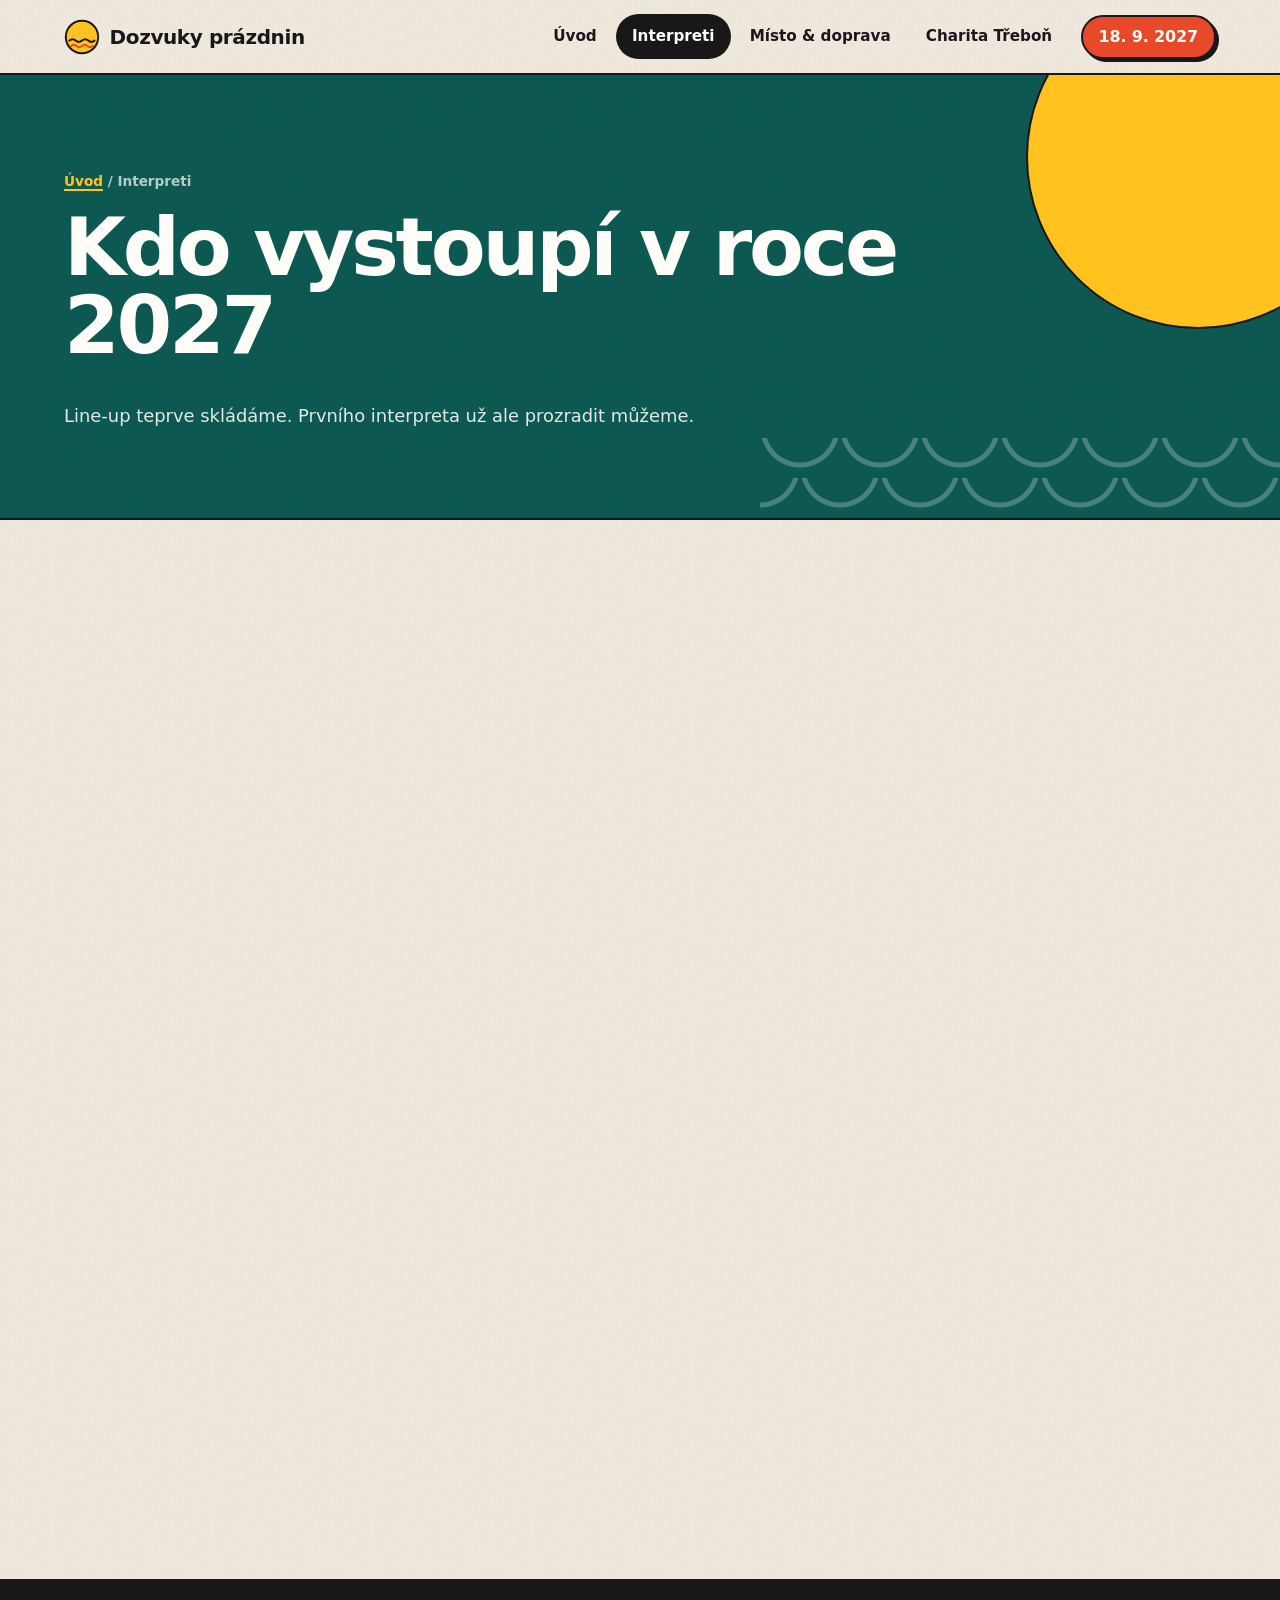
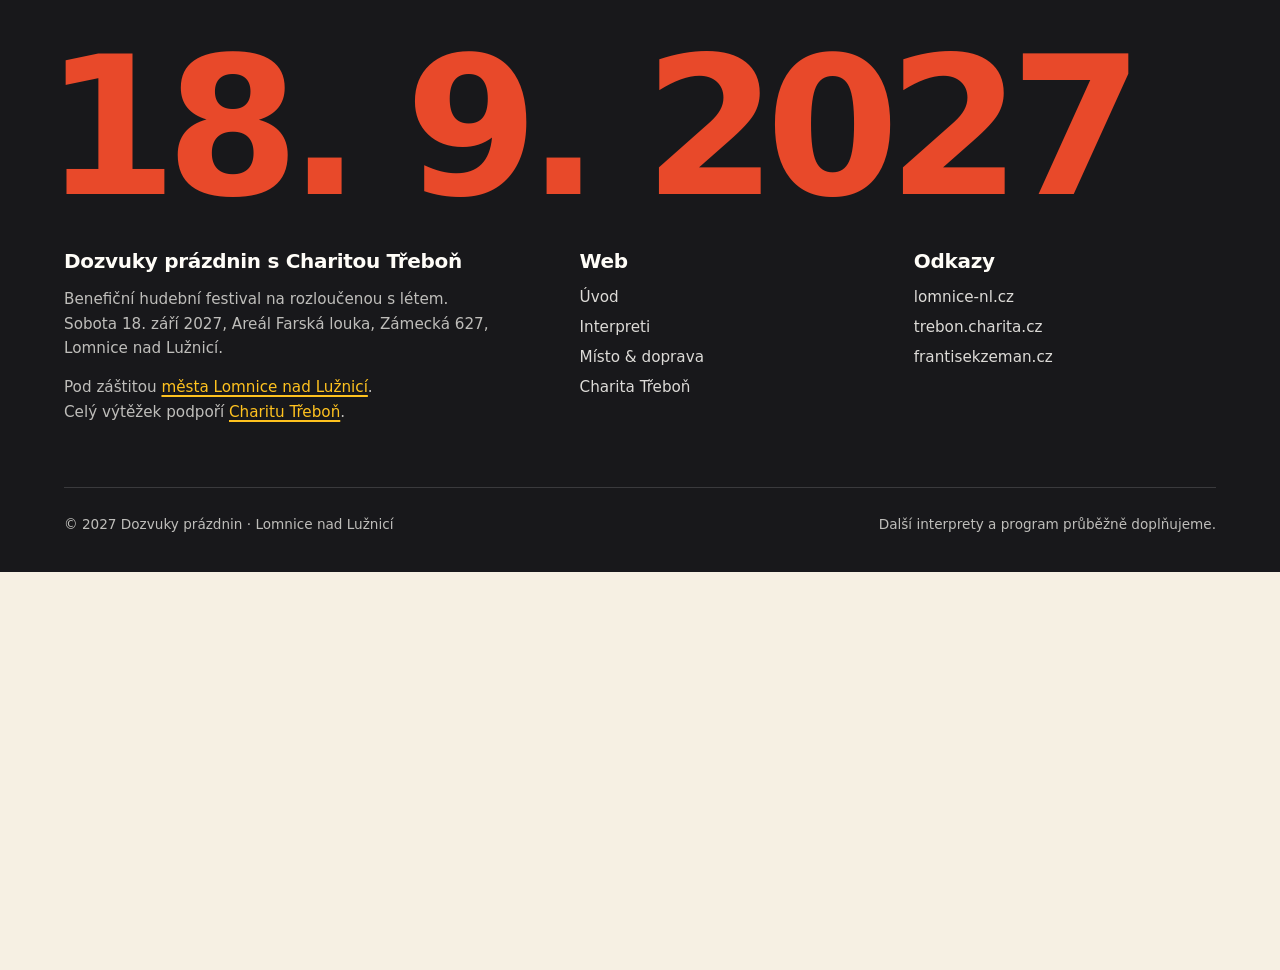
<file: program.html>
<!DOCTYPE html>
<html lang="cs">
<head>
  <meta charset="UTF-8" />
  <title>Dozvuky prázdnin 2027</title>
  <meta name="robots" content="noindex" />
  <link rel="canonical" href="https://dozvukyprazdnin.cz/interpreti.html" />
  <meta http-equiv="refresh" content="0; url=interpreti.html" />
</head>
<body>
  <p>Stránka se přesunula: <a href="interpreti.html">pokračovat</a>.</p>
</body>
</html>
</file>
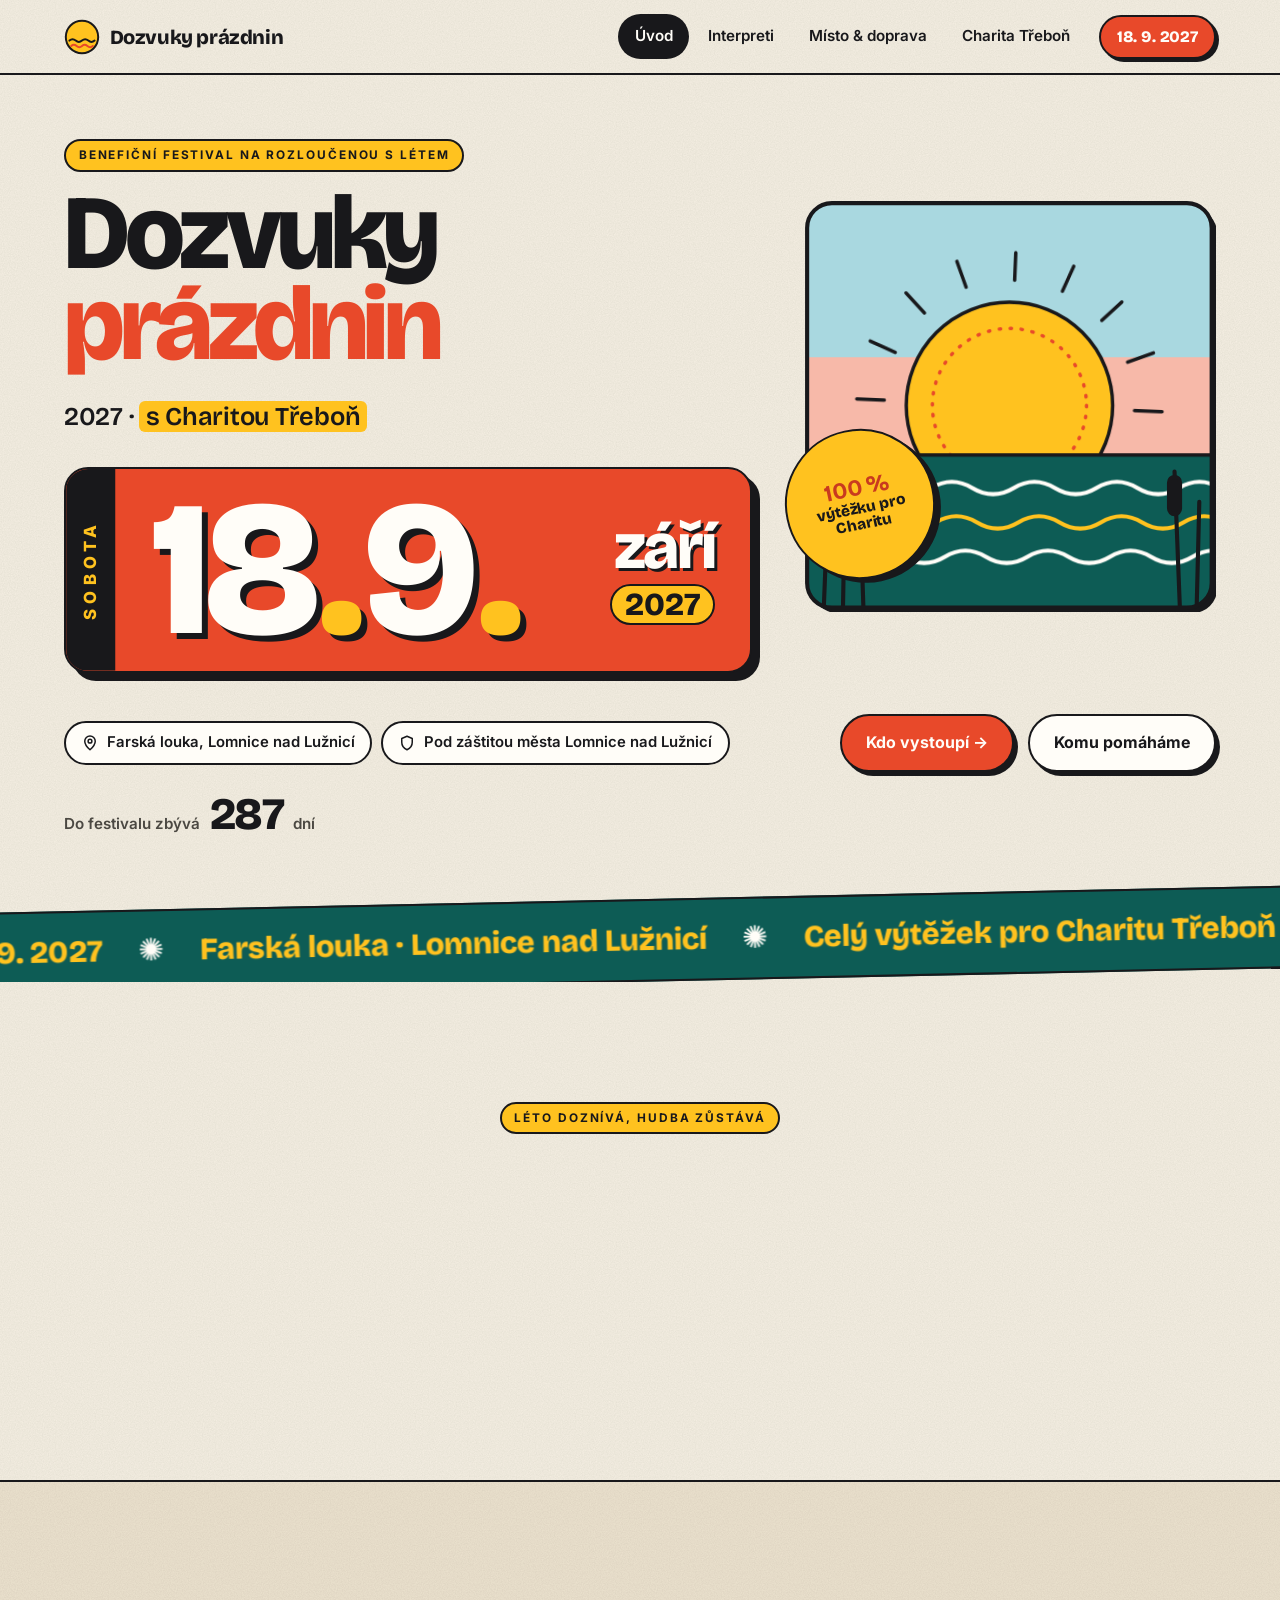
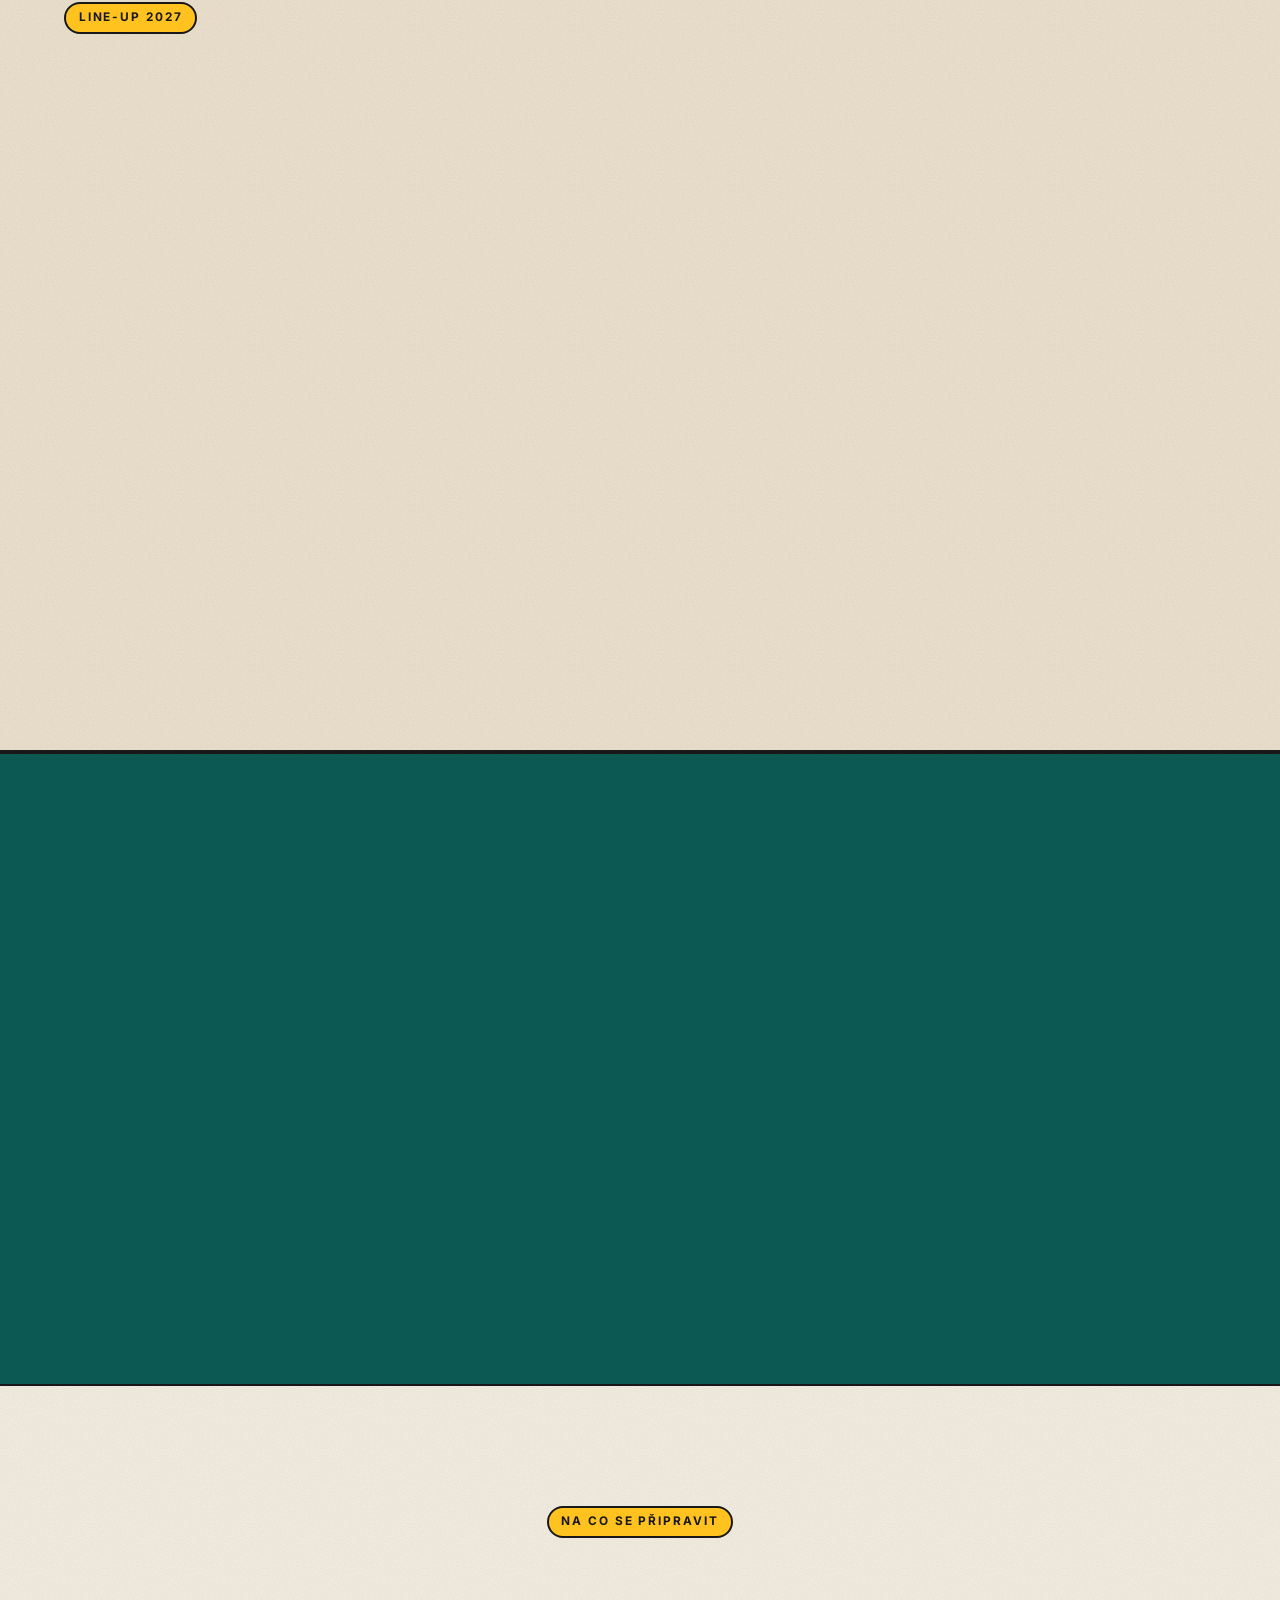
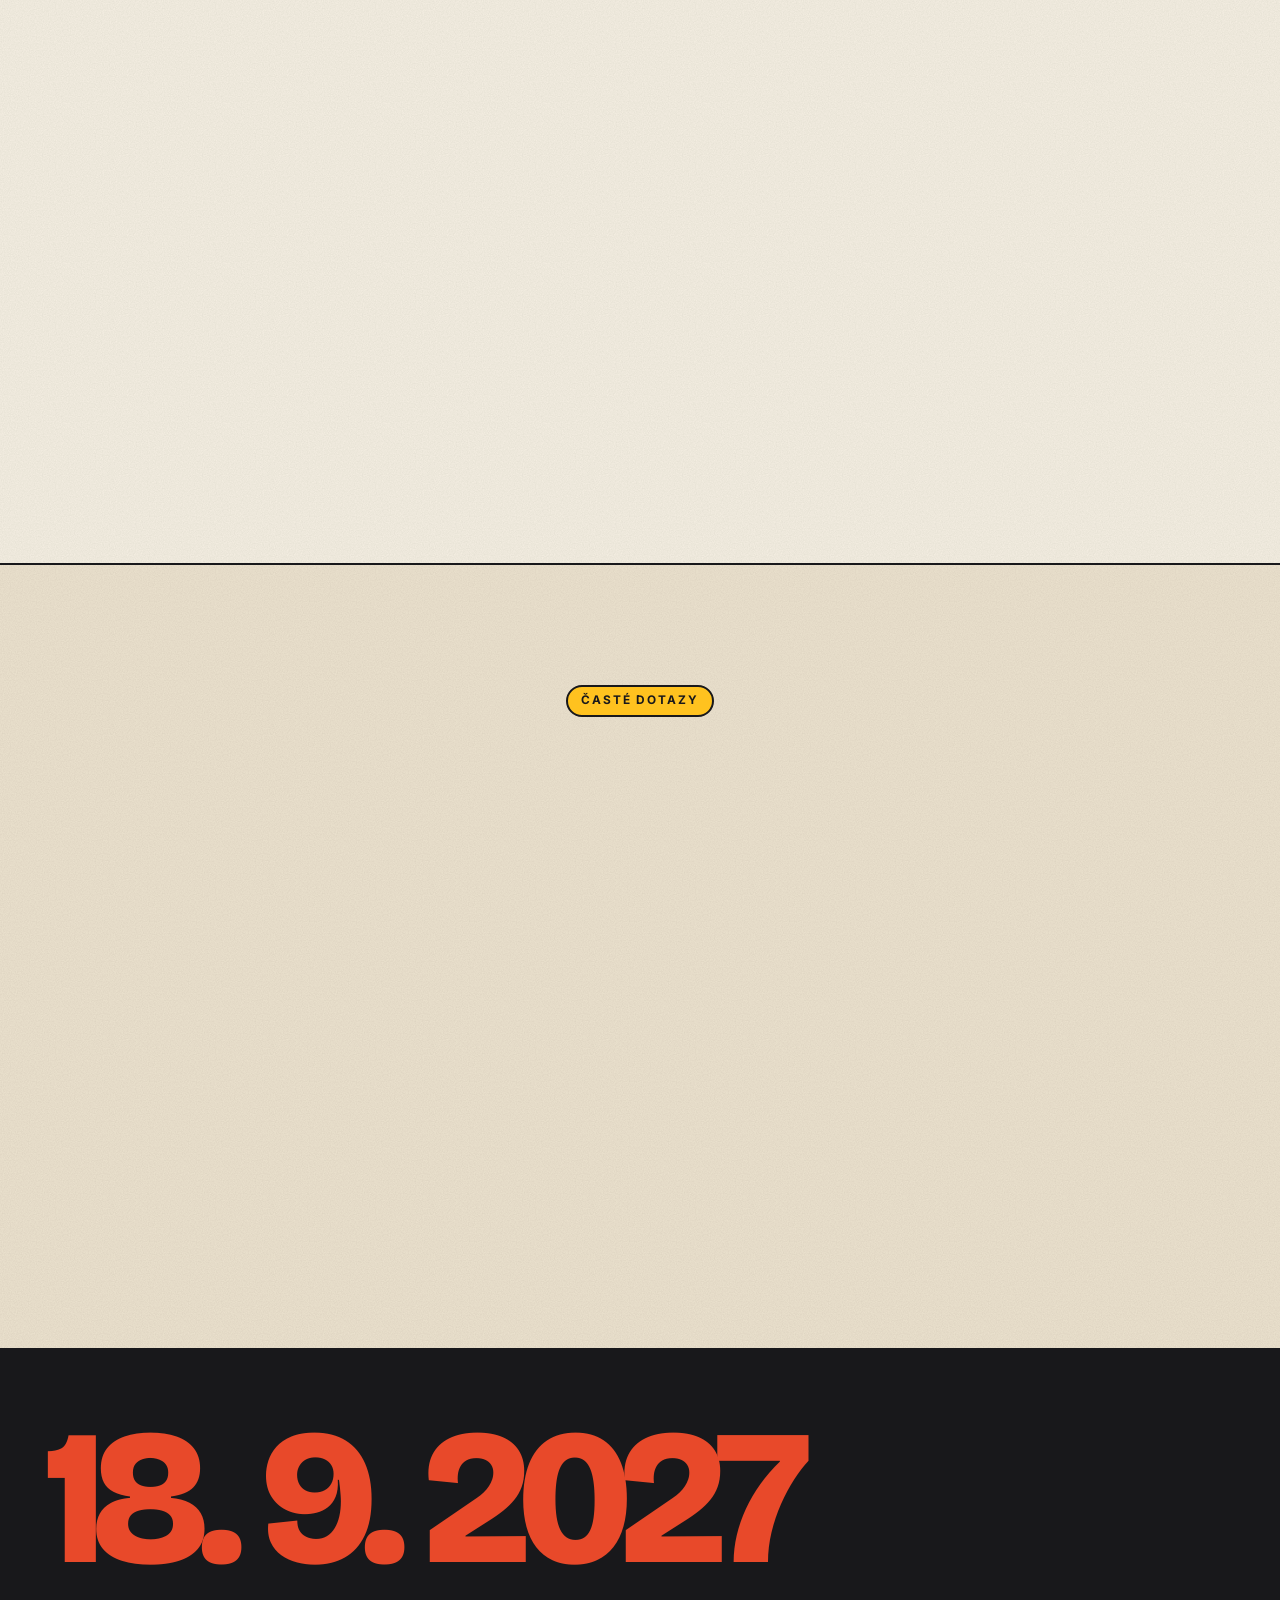
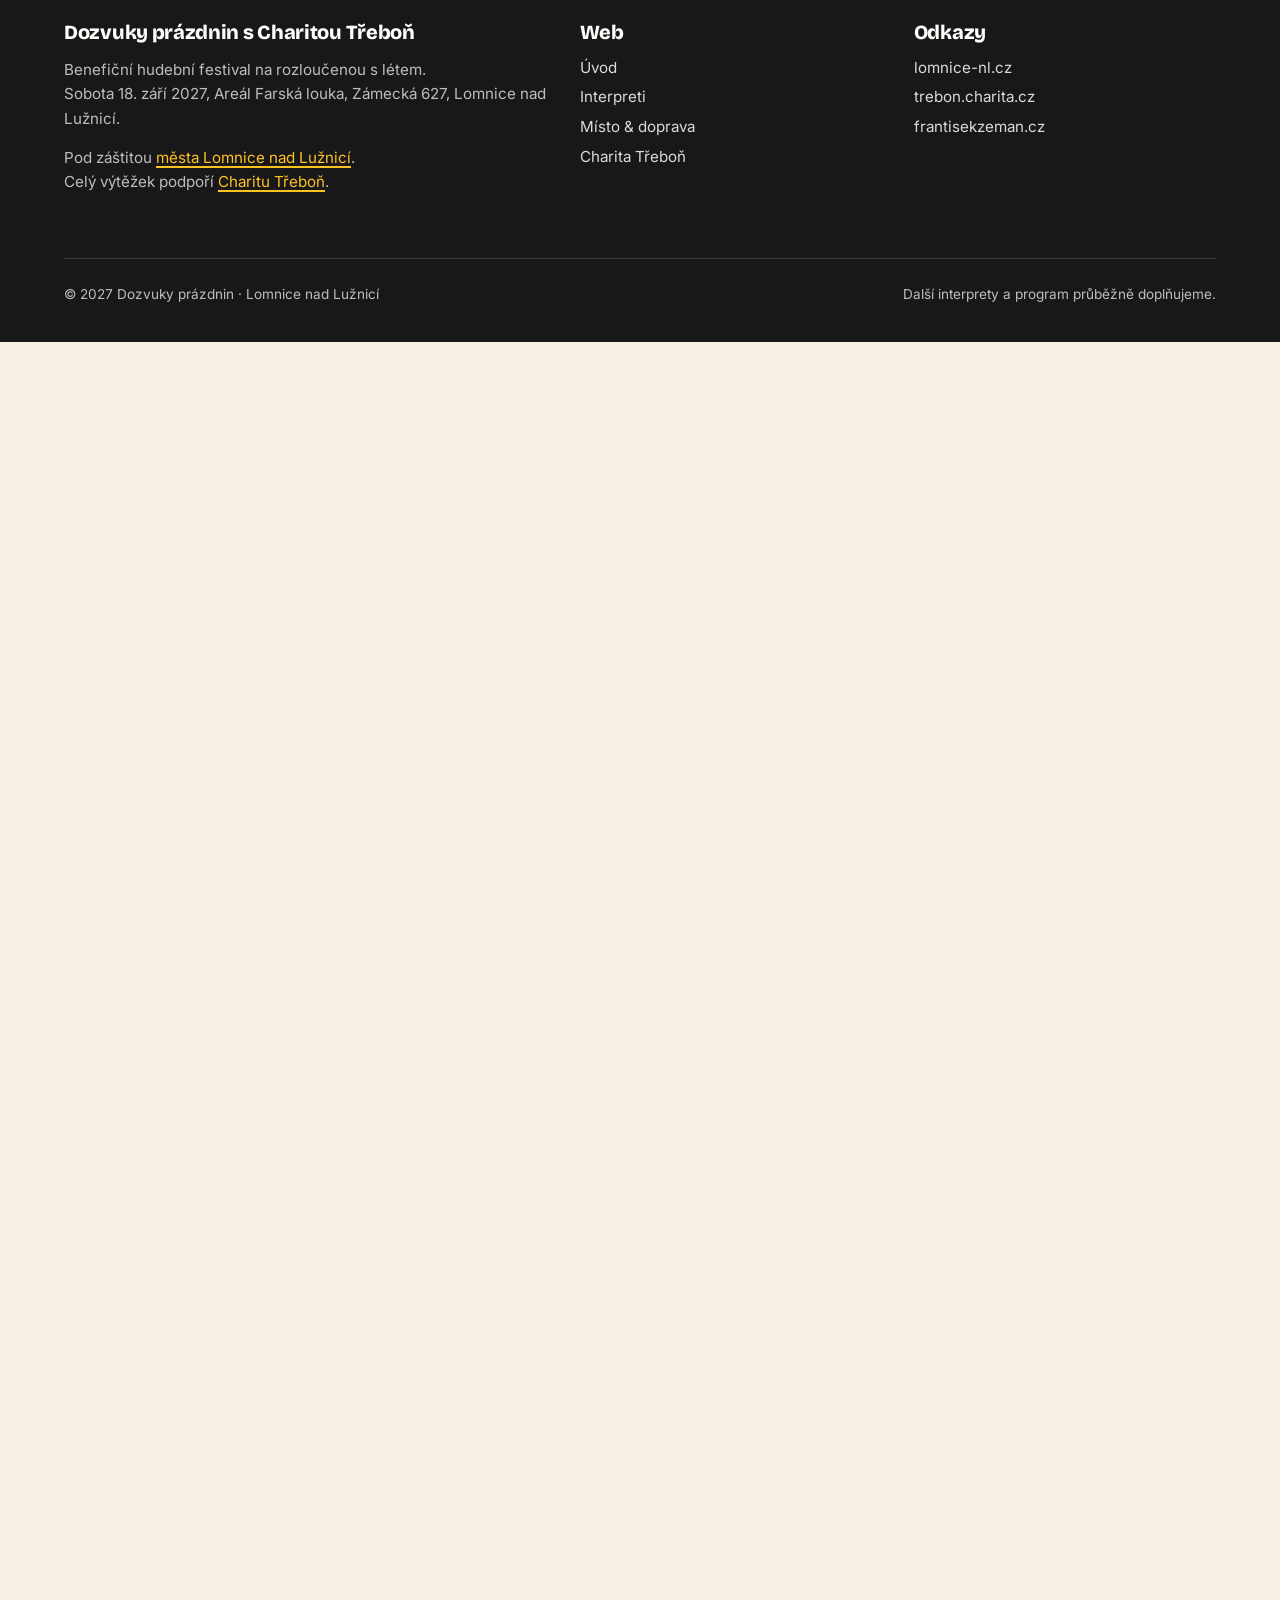
<file: vstupenky.html>
<!DOCTYPE html>
<html lang="cs">
<head>
  <meta charset="UTF-8" />
  <title>Dozvuky prázdnin 2027</title>
  <meta name="robots" content="noindex" />
  <link rel="canonical" href="https://dozvukyprazdnin.cz/" />
  <meta http-equiv="refresh" content="0; url=./" />
</head>
<body>
  <p>Stránka se přesunula: <a href="./">pokračovat</a>.</p>
</body>
</html>
</file>
<file: styles.css>
/* ==========================================================================
   Dozvuky prázdnin s Charitou Třeboň — 2027
   Design: festivalový plakát z konce léta. Papír, výrazná typografie,
   rajčatově červená, slunečně žlutá a rybniční zelená. Tvrdé obrysy a stíny.
   ========================================================================== */

:root {
  --paper:      #F6F0E3;   /* papír */
  --paper-2:    #EDE3CF;   /* tmavší papír */
  --ink:        #18181B;   /* tisková čerň */
  --ink-soft:   #4B4842;
  --tomato:     #E8492A;   /* hlavní akcent */
  --tomato-d:   #C93A1F;
  --sun:        #FFC21F;   /* slunce */
  --pond:       #0D5C55;   /* rybník */
  --pond-d:     #0A4540;
  --sky:        #A9D8E0;
  --white:      #FFFDF8;
  --line:       rgba(24,24,27,.14);
  --bd:         2px solid var(--ink);
  --hard:       5px 5px 0 var(--ink);
  --hard-lg:    8px 8px 0 var(--ink);
  --radius:     18px;
  --maxw:       1200px;
  --font-head:  "Bricolage Grotesque", "Arial Narrow", system-ui, sans-serif;
  --font-body:  "Inter", "Segoe UI", system-ui, -apple-system, sans-serif;
  --grain: url("data:image/svg+xml,%3Csvg xmlns='http://www.w3.org/2000/svg' width='160' height='160'%3E%3Cfilter id='n'%3E%3CfeTurbulence type='fractalNoise' baseFrequency='.85' numOctaves='3' stitchTiles='stitch'/%3E%3CfeColorMatrix values='0 0 0 0 0  0 0 0 0 0  0 0 0 0 0  0 0 0 .07 0'/%3E%3C/filter%3E%3Crect width='100%25' height='100%25' filter='url(%23n)'/%3E%3C/svg%3E");
}

* { box-sizing: border-box; }
html { scroll-behavior: smooth; }
body {
  margin: 0;
  font-family: var(--font-body);
  color: var(--ink);
  background: var(--paper) var(--grain);
  line-height: 1.6;
  -webkit-font-smoothing: antialiased;
}
img { max-width: 100%; display: block; }
a { color: var(--tomato-d); text-decoration-thickness: 2px; text-underline-offset: 3px; }
a:hover { color: var(--ink); }
::selection { background: var(--sun); color: var(--ink); }

h1, h2, h3, h4 { font-family: var(--font-head); line-height: .98; margin: 0 0 .45em; font-weight: 800; letter-spacing: -.025em; }
h1 { font-size: clamp(2.8rem, 8vw, 6rem); }
h2 { font-size: clamp(2.1rem, 5.4vw, 3.8rem); }
h3 { font-size: clamp(1.25rem, 2.4vw, 1.6rem); letter-spacing: -.015em; }

.container { width: 100%; max-width: var(--maxw); margin: 0 auto; padding: 0 24px; }

.eyebrow {
  display: inline-block;
  font-family: var(--font-body);
  text-transform: uppercase; letter-spacing: .16em;
  font-size: .74rem; font-weight: 700;
  color: var(--ink);
  background: var(--sun); border: var(--bd); border-radius: 999px;
  padding: .3rem .8rem; margin: 0 0 1.1rem;
}
.center { text-align: center; }
p.eyebrow.center { display: table; margin-left: auto; margin-right: auto; }
.lead { font-size: clamp(1.08rem, 2vw, 1.3rem); max-width: 62ch; color: var(--ink-soft); }
.center .lead { margin-left: auto; margin-right: auto; }

.section { padding: clamp(64px, 10vw, 120px) 0; position: relative; }
.section--cream2 { background: var(--paper-2) var(--grain); border-top: var(--bd); border-bottom: var(--bd); }
.section--night { background: var(--pond) var(--grain); color: #E6F1EE; border-top: var(--bd); border-bottom: var(--bd); }
.section--night h2, .section--night h3 { color: var(--white); }
.section--night .lead { color: rgba(230,241,238,.86); }

/* ---------- Tlačítka ---------- */
.btn {
  display: inline-flex; align-items: center; gap: .5rem;
  font-family: var(--font-body); font-weight: 700; font-size: 1rem;
  padding: .9rem 1.5rem; border-radius: 999px; border: var(--bd);
  text-decoration: none; cursor: pointer; color: var(--ink);
  box-shadow: 4px 4px 0 var(--ink);
  transition: transform .15s ease, box-shadow .15s ease, background .15s ease;
}
.btn:hover { transform: translate(-2px, -2px); box-shadow: 6px 6px 0 var(--ink); text-decoration: none; color: var(--ink); }
.btn:active { transform: translate(2px, 2px); box-shadow: 1px 1px 0 var(--ink); }
.btn--sun  { background: var(--tomato); color: var(--white); }
.btn--sun:hover { background: var(--tomato-d); color: var(--white); }
.btn--line { background: var(--white); }
.btn--dark { background: var(--ink); color: var(--white); box-shadow: 4px 4px 0 var(--sun); }
.btn--dark:hover { color: var(--white); box-shadow: 6px 6px 0 var(--sun); }
.btn--ghost { background: var(--white); }
.section--night .btn { box-shadow: 4px 4px 0 var(--ink); }
.section--night .btn--sun { background: var(--sun); color: var(--ink); }

/* ---------- Hlavička ---------- */
.site-header { position: relative; z-index: 50; background: var(--paper) var(--grain); border-bottom: var(--bd); }
.nav { display: flex; align-items: center; justify-content: space-between; gap: 1rem; padding: .9rem 24px; }
.brand { display: flex; align-items: center; gap: .6rem; color: var(--ink); text-decoration: none; font-family: var(--font-head); font-weight: 800; font-size: 1.25rem; letter-spacing: -.02em; }
.brand:hover { color: var(--ink); }
.brand svg { width: 36px; height: 36px; flex: none; }
.nav-links { display: flex; align-items: center; gap: .15rem; list-style: none; margin: 0; padding: 0; }
.nav-links a {
  display: block; padding: .5rem .9rem; border-radius: 999px; border: 2px solid transparent;
  color: var(--ink); text-decoration: none; font-size: .95rem; font-weight: 600;
}
.nav-links a:hover { border-color: var(--ink); }
.nav-links a.active { background: var(--ink); color: var(--white); }
.nav-date {
  margin-left: .6rem; padding: .45rem 1rem; border-radius: 999px;
  background: var(--tomato); color: var(--white); border: var(--bd);
  font-family: var(--font-head); font-size: 1rem; font-weight: 800; letter-spacing: -.01em; white-space: nowrap;
  box-shadow: 3px 3px 0 var(--ink);
}
.nav-toggle { display: none; background: var(--white); border: var(--bd); border-radius: 12px; cursor: pointer; padding: .45rem .5rem; }
.nav-toggle span { display: block; width: 24px; height: 2.5px; background: var(--ink); margin: 4px 0; border-radius: 2px; }

@media (max-width: 880px) {
  .nav-toggle { display: block; }
  .nav-links {
    position: absolute; top: calc(100% + 8px); left: 12px; right: 12px;
    flex-direction: column; align-items: stretch; gap: .2rem;
    background: var(--white); border: var(--bd);
    border-radius: 18px; padding: .8rem; box-shadow: var(--hard);
    display: none;
  }
  .nav-links.open { display: flex; }
  .nav-links a { padding: .8rem 1rem; }
  .nav-date { margin: .4rem 0 0; text-align: center; }
}

/* ---------- Hero ---------- */
.hero { position: relative; overflow: hidden; padding: clamp(36px, 6vw, 64px) 0 0; }
.hero-grid { display: grid; grid-template-columns: 1.25fr .75fr; gap: clamp(1.5rem, 4vw, 3.5rem); align-items: center; }
@media (max-width: 880px) { .hero-grid { grid-template-columns: 1fr; } }

.hero h1 {
  font-size: clamp(3.2rem, 9vw, 6.6rem); line-height: .86; letter-spacing: -.045em;
  margin: 0 0 .25em;
}
.hero h1 .l2 { display: block; color: var(--tomato); }
.hero-sub { font-family: var(--font-head); font-weight: 600; font-size: clamp(1.2rem, 2.4vw, 1.6rem); margin: 0; letter-spacing: -.01em; }
.hero-sub mark { background: var(--sun); color: var(--ink); padding: 0 .25em; border-radius: 6px; box-decoration-break: clone; -webkit-box-decoration-break: clone; }
.hero-info { display: flex; flex-wrap: wrap; align-items: center; justify-content: space-between; gap: 1.2rem 2rem; margin-top: clamp(1.8rem, 4vw, 2.6rem); }
.hero-meta { display: flex; flex-wrap: wrap; gap: .55rem; margin: 0; padding: 0; list-style: none; }
.hero-meta li {
  display: inline-flex; align-items: center; gap: .5rem;
  padding: .5rem .95rem; border-radius: 999px; background: var(--white); border: var(--bd);
  font-size: .93rem; font-weight: 600;
}
.hero-meta svg { width: 18px; height: 18px; flex: none; }
.hero-actions { display: flex; flex-wrap: wrap; gap: .9rem; }

.hero-art { position: relative; }
.hero-art svg { width: 100%; height: auto; display: block; }
.badge {
  position: absolute; left: -18px; bottom: 8%; width: clamp(110px, 13vw, 150px); aspect-ratio: 1;
  display: grid; place-items: center; text-align: center; border-radius: 50%;
  background: var(--sun); border: var(--bd); box-shadow: var(--hard);
  font-family: var(--font-head); font-weight: 800; font-size: clamp(.82rem, 1.2vw, 1rem); line-height: 1.05;
  transform: rotate(-12deg); padding: .8rem;
}
.badge b { display: block; font-size: 1.5em; color: var(--tomato-d); }
@media (max-width: 880px) { .badge { left: auto; right: 6px; bottom: -10px; } }
.hero-art .sun-spin { transform-origin: 300px 300px; animation: spin 60s linear infinite; }
@keyframes spin { to { transform: rotate(360deg); } }
.hero-art .wave { animation: drift 7s ease-in-out infinite alternate; }
.hero-art .wave.w2 { animation-delay: -2s; } .hero-art .wave.w3 { animation-delay: -4s; }
@keyframes drift { from { transform: translateX(-14px); } to { transform: translateX(14px); } }
@media (prefers-reduced-motion: reduce) { .hero-art .sun-spin, .hero-art .wave { animation: none; } }

/* Velké datum — dominanta */
.hero-date {
  display: flex; align-items: stretch; gap: 0;
  margin: clamp(1.2rem, 3vw, 1.8rem) 0 0;
  border: var(--bd); border-radius: 24px; overflow: hidden; background: var(--tomato);
  box-shadow: var(--hard-lg);
}
.hd-label {
  writing-mode: vertical-rl; transform: rotate(180deg);
  background: var(--ink); color: var(--sun);
  font-family: var(--font-body); font-weight: 800; letter-spacing: .3em; text-transform: uppercase;
  font-size: clamp(.75rem, 1.6vw, 1.05rem); text-align: center; padding: 1rem .7rem;
}
.hd-main {
  flex: 1; display: flex; align-items: center; justify-content: space-between; flex-wrap: wrap; gap: .2rem 1.5rem;
  padding: clamp(.6rem, 2vw, 1.2rem) clamp(1rem, 3vw, 2.2rem);
}
.hd-num {
  font-family: var(--font-head); font-weight: 800; color: var(--white);
  font-size: clamp(5rem, 23vw, 12rem); line-height: .85; letter-spacing: -.035em;
  text-shadow: 6px 6px 0 var(--ink); white-space: nowrap;
}
.hd-num .dot { color: var(--sun); margin-left: .02em; }
.hd-side { font-family: var(--font-head); font-weight: 800; color: var(--ink); line-height: 1; text-align: right; }
.hd-side .m { display: block; font-size: clamp(2.2rem, 9vw, 4rem); letter-spacing: -.04em; color: var(--white); text-shadow: 3px 3px 0 var(--ink); }
.hd-side .y { display: inline-block; margin-top: .35rem; font-size: clamp(1.1rem, 2.6vw, 2rem); background: var(--sun); border: var(--bd); border-radius: 999px; padding: .15rem .8rem; }
@media (max-width: 1100px) { .hd-side { text-align: left; } .hd-side .m { display: inline-block; margin-right: .5rem; } }

.countdown {
  display: inline-flex; align-items: baseline; gap: .6rem; margin: 0;
  font-size: .95rem; font-weight: 600; color: var(--ink-soft);
}
.countdown .num { font-family: var(--font-head); font-size: clamp(2rem, 4.5vw, 2.8rem); font-weight: 800; color: var(--ink); line-height: 1; letter-spacing: -.03em; }

/* Běžící pás */
.marquee {
  margin-top: clamp(2.6rem, 6vw, 4rem); background: var(--pond); color: var(--sun);
  border-top: var(--bd); border-bottom: var(--bd); overflow: hidden; white-space: nowrap;
  transform: rotate(-1.2deg) scale(1.02); transform-origin: center;
}
.marquee-track { display: inline-flex; gap: 2.2rem; padding: .9rem 0; animation: marquee 38s linear infinite; }
.marquee span { font-family: var(--font-head); font-weight: 800; font-size: clamp(1.2rem, 2.6vw, 1.9rem); letter-spacing: -.01em; }
.marquee span.s { color: var(--white); }
@keyframes marquee { to { transform: translateX(-50%); } }
@media (prefers-reduced-motion: reduce) { .marquee-track { animation: none; } }

/* ---------- Podstránky: hlavička ---------- */
.page-hero {
  position: relative; overflow: hidden; color: var(--white);
  background: var(--pond) var(--grain);
  border-bottom: var(--bd);
  padding: clamp(56px, 9vw, 96px) 0 clamp(56px, 8vw, 88px);
}
.page-hero::before {
  content: ""; position: absolute; right: -90px; top: -90px; width: 340px; height: 340px; border-radius: 50%;
  background: var(--sun); border: var(--bd);
}
.page-hero::after {
  content: ""; position: absolute; right: 0; bottom: 0; width: 520px; height: 110px;
  background:
    radial-gradient(circle at 40px -10px, transparent 34px, var(--white) 35px 39px, transparent 40px) 0 30px / 80px 40px repeat-x,
    radial-gradient(circle at 40px -10px, transparent 34px, var(--white) 35px 39px, transparent 40px) 40px 70px / 80px 40px repeat-x;
  opacity: .25; pointer-events: none;
}
.page-hero .container { position: relative; z-index: 1; }
.page-hero h1 { font-size: clamp(2.6rem, 7vw, 5rem); letter-spacing: -.04em; max-width: 16ch; }
.page-hero p { max-width: 58ch; color: rgba(255,253,248,.88); font-size: 1.12rem; margin: 0; }
.breadcrumb { font-size: .85rem; font-weight: 600; color: rgba(255,253,248,.7); margin-bottom: 1rem; }
.breadcrumb a { color: var(--sun); }
@media (max-width: 620px) { .page-hero::before { width: 180px; height: 180px; right: -60px; top: -60px; } .page-hero::after { display: none; } }

/* ---------- Mřížky a karty ---------- */
.grid { display: grid; gap: 1.4rem; }
.grid-3 { grid-template-columns: repeat(3, 1fr); }
.grid-2 { grid-template-columns: repeat(2, 1fr); }
@media (max-width: 880px) { .grid-3, .grid-2 { grid-template-columns: 1fr; } }

.card {
  background: var(--white); border: var(--bd); border-radius: var(--radius);
  padding: 1.7rem; box-shadow: var(--hard);
}
.card h3 { margin-bottom: .35rem; }
.card p { margin: 0; color: var(--ink-soft); }
.card .ico {
  width: 50px; height: 50px; border-radius: 14px; margin-bottom: 1rem;
  display: grid; place-items: center; background: var(--sun); border: var(--bd); color: var(--ink);
}
.grid .card:nth-child(3n+2) .ico { background: var(--sky); }
.grid .card:nth-child(3n+3) .ico { background: #F7B9A9; }
.card .ico svg { width: 24px; height: 24px; }

/* ---------- Line-up ---------- */
.lineup { display: grid; grid-template-columns: 1.35fr 1fr; gap: 1.4rem; margin-top: 2.4rem; }
@media (max-width: 880px) { .lineup { grid-template-columns: 1fr; } }
.headliner {
  position: relative; overflow: hidden; border-radius: 24px; padding: clamp(1.8rem, 4vw, 2.6rem);
  background: var(--tomato); color: var(--white); border: var(--bd); box-shadow: var(--hard-lg);
  min-height: 380px; display: flex; flex-direction: column; justify-content: flex-end;
}
.headliner::before {
  content: ""; position: absolute; top: -70px; right: -70px; width: 260px; height: 260px; border-radius: 50%;
  background: var(--sun); border: var(--bd);
}
.headliner::after {
  content: "★"; position: absolute; top: 34px; right: 46px; font-size: 3.4rem; line-height: 1; color: var(--ink);
}
.headliner > * { position: relative; }
.headliner .tag {
  align-self: flex-start; background: var(--ink); color: var(--sun); border-radius: 999px; padding: .3rem .8rem;
  font-size: .74rem; letter-spacing: .16em; text-transform: uppercase; font-weight: 700;
}
.headliner h3 { font-size: clamp(2.6rem, 6.5vw, 4.4rem); margin: .6rem 0 .5rem; color: var(--white); letter-spacing: -.045em; text-shadow: 4px 4px 0 var(--ink); }
.headliner p { color: rgba(255,253,248,.95); margin: 0 0 1.4rem; max-width: 46ch; font-weight: 500; }
.headliner .btn--sun { background: var(--sun); color: var(--ink); }
.soon { display: grid; gap: 1.1rem; }
.soon-card {
  border-radius: 20px; padding: 1.4rem 1.6rem; border: 2px dashed var(--ink);
  display: flex; align-items: center; gap: 1.1rem; background: rgba(255,253,248,.6);
}
.soon-card .q {
  flex: none; width: 56px; height: 56px; border-radius: 50%; border: var(--bd);
  display: grid; place-items: center; font-family: var(--font-head); font-size: 1.7rem; font-weight: 800;
  color: var(--ink); background: var(--sky);
}
.soon-card:nth-child(3n+2) .q { background: var(--sun); }
.soon-card:nth-child(3n+3) .q { background: #F7B9A9; }
.soon-card h3 { margin: 0; font-size: 1.2rem; }
.soon-card p { margin: .15rem 0 0; color: var(--ink-soft); font-size: .93rem; }

/* ---------- Interpret (podstránka) ---------- */
.artist {
  display: grid; grid-template-columns: 1fr 1.4fr; gap: 0; overflow: hidden;
  border-radius: 24px; background: var(--white); border: var(--bd); box-shadow: var(--hard-lg);
}
@media (max-width: 880px) { .artist { grid-template-columns: 1fr; } }
.artist-visual {
  position: relative; min-height: 300px; background: var(--tomato); border-right: var(--bd); overflow: hidden;
}
@media (max-width: 880px) { .artist-visual { border-right: 0; border-bottom: var(--bd); } }
.artist-visual::before {
  content: ""; position: absolute; left: 50%; top: 62%; width: 200px; height: 200px; transform: translate(-50%, -50%); border-radius: 50%;
  background: var(--sun); border: var(--bd);
}
.artist-visual::after {
  content: ""; position: absolute; left: 0; right: 0; bottom: 0; height: 32%;
  background: var(--pond); border-top: var(--bd);
}
.artist-body { padding: clamp(1.8rem, 4vw, 2.6rem); }
.artist-body .tag { display: inline-block; background: var(--sun); border: var(--bd); border-radius: 999px; padding: .25rem .75rem; font-size: .72rem; letter-spacing: .16em; text-transform: uppercase; font-weight: 700; }
.artist-body h2 { margin: .7rem 0 .3rem; }
.artist-body .role { font-family: var(--font-head); font-weight: 600; color: var(--tomato-d); font-size: 1.15rem; margin-bottom: 1rem; line-height: 1.3; }
.artist-body p { color: var(--ink-soft); }
.chips { display: flex; flex-wrap: wrap; gap: .5rem; margin-top: 1.2rem; }
.chip {
  display: inline-block; padding: .45rem .95rem; border-radius: 999px; font-size: .88rem; font-weight: 700;
  background: var(--white); border: var(--bd); color: var(--ink); text-decoration: none;
}
.chip:hover { background: var(--ink); color: var(--white); }

/* ---------- Charita ---------- */
.charity { display: grid; grid-template-columns: 1fr 1.2fr; gap: clamp(2rem, 5vw, 4rem); align-items: center; }
@media (max-width: 880px) { .charity { grid-template-columns: 1fr; } }
.charity-logo {
  background: var(--white); border-radius: 24px; padding: 2.2rem; border: var(--bd); box-shadow: var(--hard-lg);
  display: grid; place-items: center; transform: rotate(-2deg);
}
.section--night .charity-logo { box-shadow: 8px 8px 0 var(--sun); }
.charity-logo img { max-width: 340px; width: 100%; height: auto; }
.section--night .eyebrow { background: var(--sun); }
.big-quote { font-family: var(--font-head); font-weight: 800; font-size: clamp(1.7rem, 3.8vw, 2.6rem); line-height: 1.08; letter-spacing: -.025em; margin: 0 0 1rem; color: var(--white); }

/* ---------- Fakta ---------- */
.facts { display: grid; grid-template-columns: repeat(3, 1fr); gap: 1.2rem; margin-top: 2.4rem; }
@media (max-width: 880px) { .facts { grid-template-columns: 1fr; } }
.fact { background: var(--white); padding: 1.7rem; border: var(--bd); border-radius: var(--radius); box-shadow: var(--hard); }
.fact:first-child { background: var(--sun); }
.fact .k { font-size: .74rem; letter-spacing: .16em; text-transform: uppercase; color: var(--tomato-d); font-weight: 800; }
.fact:first-child .k { color: var(--ink); }
.fact .v { font-family: var(--font-head); font-size: 1.7rem; font-weight: 800; margin: .35rem 0 .3rem; line-height: 1.05; letter-spacing: -.025em; }
.fact p { margin: 0; color: var(--ink-soft); font-size: .95rem; }

/* ---------- FAQ ---------- */
.faq { max-width: 820px; margin: 2.2rem auto 0; display: grid; gap: .8rem; }
.faq details { background: var(--white); border: var(--bd); border-radius: 16px; padding: 0 1.3rem; transition: box-shadow .15s; }
.faq details[open] { box-shadow: var(--hard); }
.faq summary {
  cursor: pointer; list-style: none; padding: 1.1rem 2.4rem 1.1rem 0; position: relative;
  font-family: var(--font-head); font-weight: 700; font-size: 1.18rem; letter-spacing: -.01em;
}
.faq summary::-webkit-details-marker { display: none; }
.faq summary::after {
  content: "+"; position: absolute; right: 0; top: 50%; transform: translateY(-50%);
  width: 30px; height: 30px; border-radius: 50%; border: var(--bd); background: var(--sun);
  display: grid; place-items: center; font-family: var(--font-body); font-weight: 700; font-size: 1.2rem; line-height: 1; transition: transform .2s;
}
.faq details[open] summary::after { transform: translateY(-50%) rotate(45deg); background: var(--tomato); color: var(--white); }
.faq details p { margin: 0 0 1.2rem; color: var(--ink-soft); }

/* ---------- Mapa ---------- */
.map-wrap { border-radius: 22px; overflow: hidden; border: var(--bd); box-shadow: var(--hard-lg); }
.map-wrap iframe { display: block; width: 100%; height: 440px; border: 0; }
.btn-row { display: flex; flex-wrap: wrap; gap: .8rem; margin-top: 1.6rem; }

/* ---------- Poznámka ---------- */
.note {
  display: flex; gap: 1rem; align-items: flex-start;
  background: var(--sky); border: var(--bd); border-radius: 16px; padding: 1.2rem 1.4rem; color: var(--ink); margin-top: 2rem;
}
.note strong { color: var(--ink); }

/* ---------- Záštita města ---------- */
.patron {
  display: flex; gap: 1.8rem; align-items: center;
  background: var(--white); border: var(--bd); border-radius: 22px;
  padding: 1.8rem 2rem; margin-top: 2.4rem; box-shadow: var(--hard);
}
.patron-znak { flex: none; }
.patron-znak img { width: 84px; height: auto; }
.patron h3 { margin: 0 0 .35rem; }
.patron p { margin: 0; color: var(--ink-soft); }
.patron .eyebrow { margin-bottom: .6rem; }
@media (max-width: 620px) { .patron { flex-direction: column; text-align: center; align-items: center; } }

/* ---------- Patička ---------- */
.site-footer { background: var(--ink); color: rgba(255,253,248,.72); padding: 72px 0 36px; font-size: .95rem; position: relative; overflow: hidden; }
.site-footer::before {
  content: "18. 9. 2027"; display: block; font-family: var(--font-head); font-weight: 800; letter-spacing: -.06em;
  font-size: clamp(4rem, 15vw, 12rem); line-height: .8; color: var(--tomato); margin: 0 auto 3rem; max-width: var(--maxw); padding: 0 24px 0 32px;
}
.site-footer a { color: var(--sun); }
.footer-grid { display: grid; grid-template-columns: 1.6fr 1fr 1fr; gap: 2rem; }
@media (max-width: 880px) { .footer-grid { grid-template-columns: 1fr; } }
.site-footer h4 { font-family: var(--font-head); color: var(--white); font-size: 1.25rem; margin: 0 0 .8rem; letter-spacing: -.015em; }
.site-footer ul { list-style: none; margin: 0; padding: 0; }
.site-footer li { margin: .35rem 0; }
.site-footer li a { color: rgba(255,253,248,.85); text-decoration: none; }
.site-footer li a:hover { color: var(--sun); text-decoration: underline; }
.foot-bottom {
  display: flex; flex-wrap: wrap; justify-content: space-between; gap: 1rem;
  margin-top: 3rem; padding-top: 1.6rem; border-top: 1px solid rgba(255,255,255,.15); font-size: .85rem;
}

/* ---------- Reveal ---------- */
.reveal { opacity: 0; transform: translateY(18px); transition: opacity .6s ease, transform .6s ease; }
.reveal.in { opacity: 1; transform: none; }
@media (prefers-reduced-motion: reduce) { .reveal { opacity: 1; transform: none; transition: none; } }

/* Hosté u interpreta */
.guests { display: inline-block; background: var(--sun); color: var(--ink) !important; border: var(--bd); border-radius: 14px; padding: .55rem .9rem; font-weight: 500; box-shadow: 3px 3px 0 var(--ink); }
.headliner .guests { margin-bottom: 1.4rem; }
</file>
